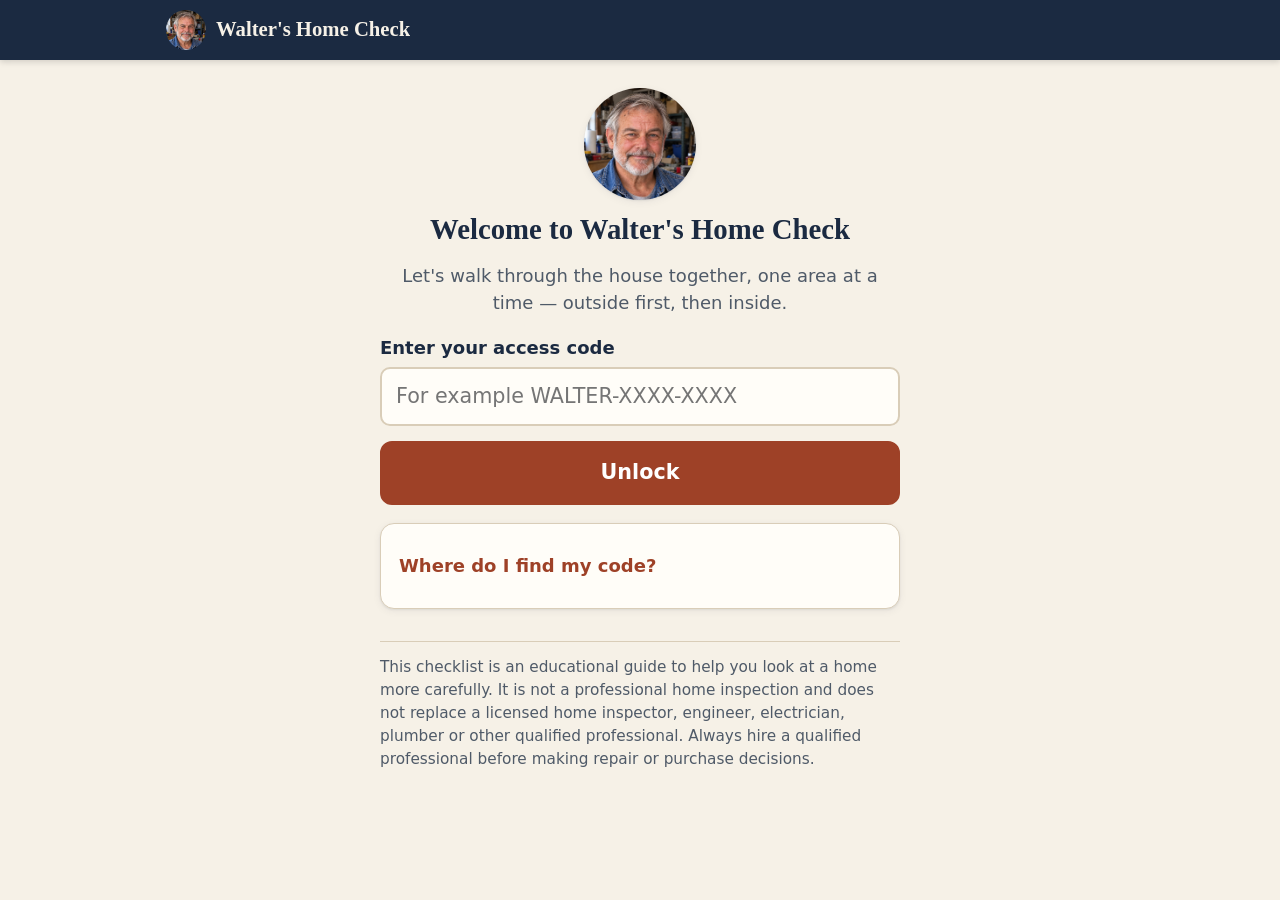
<file: index.html>
<!doctype html>
<html lang="en">
<head>
  <meta charset="utf-8">
  <meta name="viewport" content="width=device-width, initial-scale=1, viewport-fit=cover">
  <title>Walter's Home Check</title>
  <meta name="description" content="Walter's Home Check — a room-by-room home inspection checklist for home buyers and homeowners.">
  <meta name="theme-color" content="#1b2a41">
  <meta name="color-scheme" content="light dark">
  <meta name="robots" content="noindex">
  <link rel="manifest" href="manifest.webmanifest">
  <link rel="icon" type="image/png" sizes="32x32" href="assets/icons/favicon-32.png">
  <link rel="apple-touch-icon" href="assets/icons/apple-touch-icon.png">
  <meta name="apple-mobile-web-app-capable" content="yes">
  <meta name="mobile-web-app-capable" content="yes">
  <meta name="apple-mobile-web-app-title" content="Home Check">
  <meta name="apple-mobile-web-app-status-bar-style" content="black-translucent">
  <link rel="stylesheet" href="styles.css">
  <script>
    // Apply the chosen light/dark setting before the page draws (avoids a flash).
    try { var t = localStorage.getItem('whc-theme'); if (t === 'light' || t === 'dark') document.documentElement.setAttribute('data-theme', t); } catch (e) {}
  </script>
</head>
<body>
  <a class="skip-link" href="#app">Skip to main content</a>
  <header class="app-header">
    <div class="app-header__inner">
      <button type="button" class="header-btn" id="back-btn" hidden aria-label="Back">
        <svg class="icon" viewBox="0 0 24 24" width="24" height="24" fill="none" stroke="currentColor" stroke-width="2" stroke-linecap="round" stroke-linejoin="round" aria-hidden="true"><path d="M15 5l-7 7 7 7"/></svg>
      </button>
      <a class="brand" href="#/" id="brand">
        <img class="brand__avatar" src="assets/walter-avatar.png" alt="" width="40" height="40">
        <span class="brand__name">Walter's Home Check</span>
      </a>
    </div>
  </header>

  <main id="app" tabindex="-1">
    <p class="loading">Loading…</p>
  </main>

  <nav class="tabbar" id="tabbar" aria-label="Main" hidden></nav>

  <div class="toast" id="toast" role="status" aria-live="polite"></div>

  <noscript>
    <p class="noscript">This app needs JavaScript turned on in your browser.</p>
  </noscript>

  <script type="module" src="js/app.js"></script>
</body>
</html>
</file>
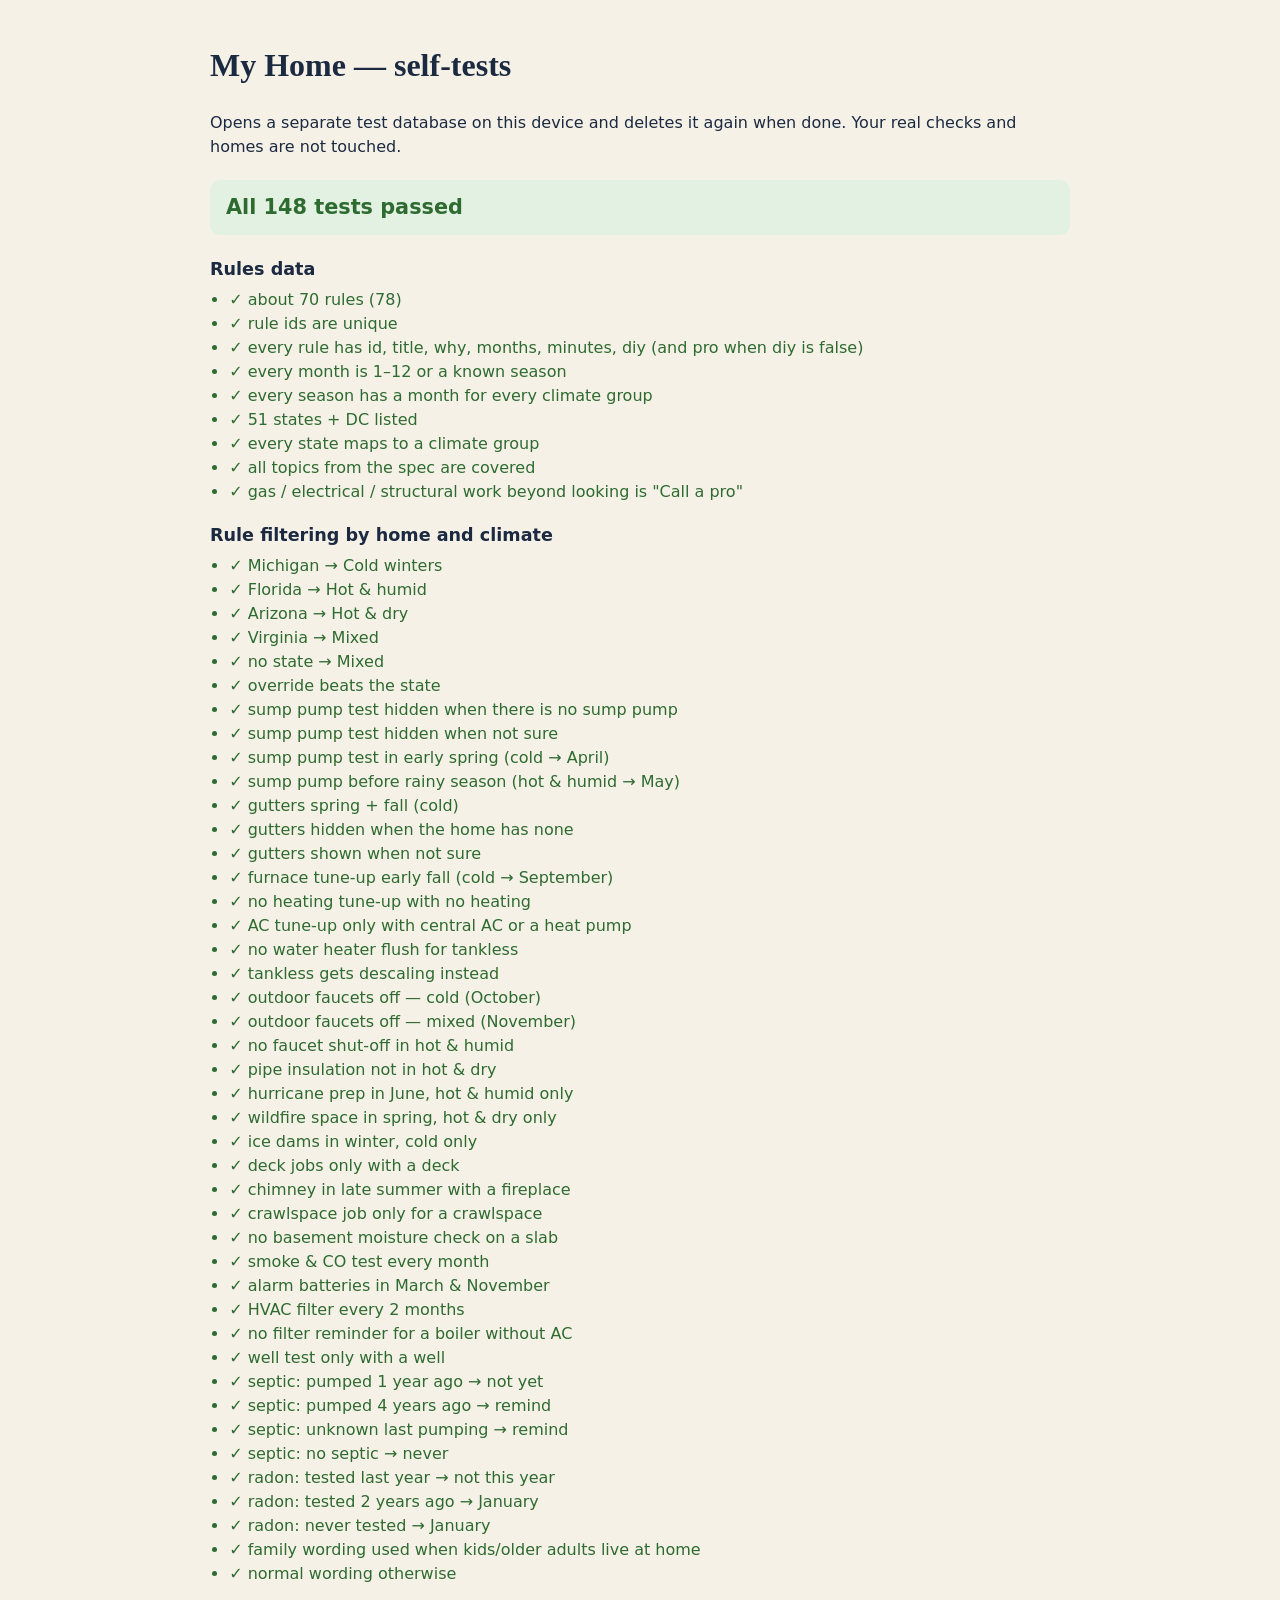
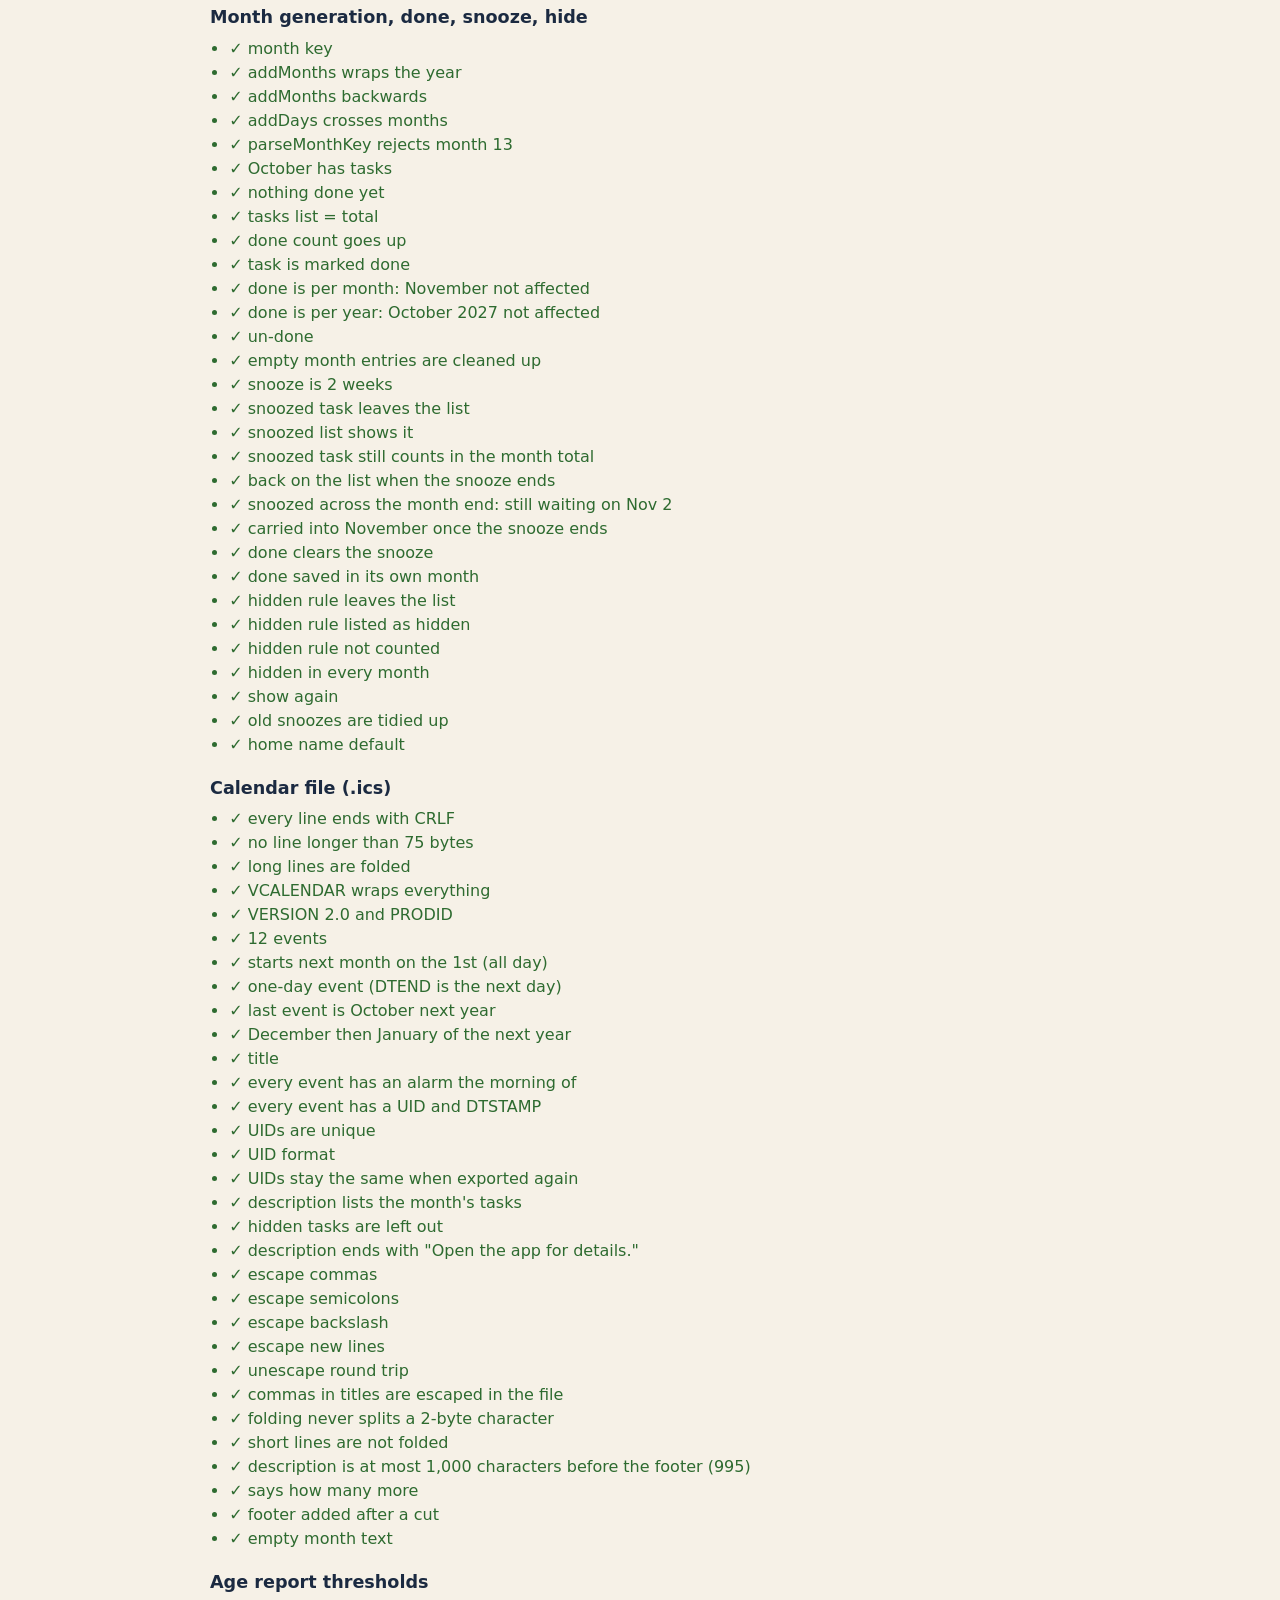
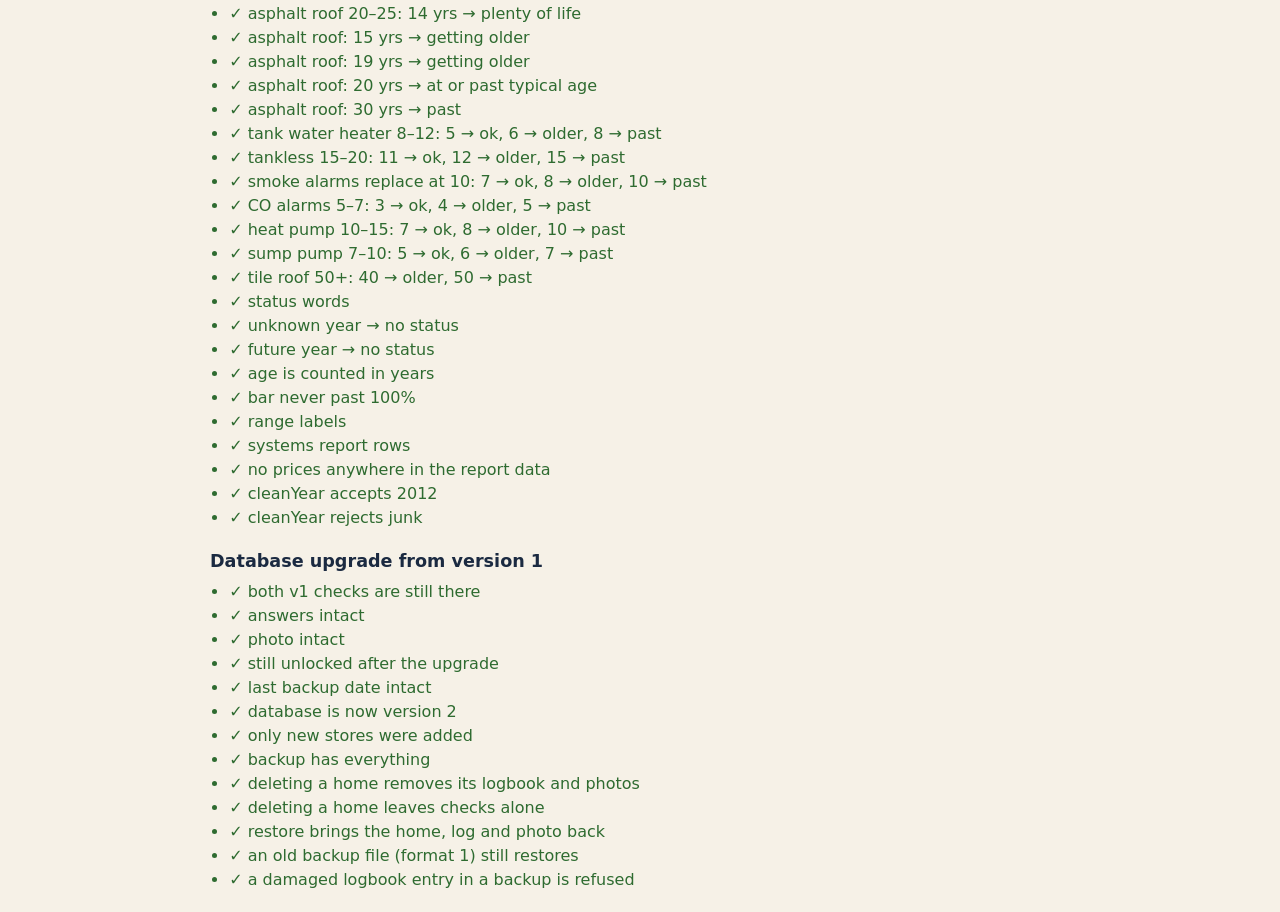
<file: tests/maintenance.html>
<!doctype html>
<html lang="en">
<head>
  <meta charset="utf-8">
  <meta name="viewport" content="width=device-width, initial-scale=1">
  <meta name="robots" content="noindex">
  <title>My Home self-tests — Walter's Home Check</title>
  <style>
    body { font: 16px/1.5 system-ui, sans-serif; max-width: 860px; margin: 0 auto; padding: 20px; background: #f6f1e7; color: #1b2a41; }
    h1 { font-family: Georgia, serif; }
    .summary { font-size: 1.3rem; font-weight: 700; padding: 12px 16px; border-radius: 10px; }
    .summary.ok { background: #e3f1e2; color: #2e6b30; }
    .summary.bad { background: #fbe3e0; color: #a12620; }
    section { margin-top: 18px; }
    h2 { font-size: 1.1rem; margin: 0 0 6px; }
    ul { margin: 0; padding-left: 1.2em; }
    .pass { color: #2e6b30; }
    .fail { color: #a12620; font-weight: 700; }
    code { background: #fff; padding: 0 4px; border-radius: 4px; }
  </style>
</head>
<body>
  <h1>My Home — self-tests</h1>
  <p>Opens a separate test database on this device and deletes it again when done. Your real checks and homes are not touched.</p>
  <p class="summary" id="summary">Running…</p>
  <div id="out"></div>

  <script type="module">
    import { RULES, SEASONS, CLIMATES, STATES, LIFESPANS } from '../data/maintenance.js';
    import * as H from '../js/homeplan.js';
    import * as ICS from '../js/ics.js';
    import * as db from '../js/db.js';

    const groups = [];
    let current = null;
    function group(name) { current = { name, results: [] }; groups.push(current); }
    function check(name, cond, detail = '') { current.results.push({ name, ok: !!cond, detail }); }
    function eq(name, actual, expected) {
      const a = JSON.stringify(actual), e = JSON.stringify(expected);
      check(name, a === e, a === e ? '' : `got ${a}, expected ${e}`);
    }

    const home = (extra = {}) => Object.assign(H.newHome('home-test'), extra);
    const ids = (rules) => rules.map((r) => r.id);
    const inYear = (h, id, year = 2026) => {
      const months = [];
      for (let m = 1; m <= 12; m++) if (ids(H.rulesForMonth(h, year, m)).includes(id)) months.push(m);
      return months;
    };

    // ------------------------------------------------------------------
    group('Rules data');
    {
      const idSet = new Set(RULES.map((r) => r.id));
      check(`about 70 rules (${RULES.length})`, RULES.length >= 60 && RULES.length <= 90);
      eq('rule ids are unique', idSet.size, RULES.length);
      const bad = RULES.filter((r) => !r.id || !r.title || !r.why || !Array.isArray(r.months) || !r.months.length ||
        typeof r.minutes !== 'number' || typeof r.diy !== 'boolean' || (r.diy === false && !r.pro) ||
        (r.condition && typeof r.condition !== 'function') || !r.system);
      eq('every rule has id, title, why, months, minutes, diy (and pro when diy is false)', ids(bad), []);
      const badMonths = RULES.filter((r) => r.months.some((m) => typeof m === 'number' ? !(m >= 1 && m <= 12) : !SEASONS[m]));
      eq('every month is 1–12 or a known season', ids(badMonths), []);
      const seasonsOk = Object.values(SEASONS).every((s) => Object.keys(CLIMATES).every((c) => s[c] >= 1 && s[c] <= 12));
      check('every season has a month for every climate group', seasonsOk);
      eq('51 states + DC listed', STATES.length, 51);
      check('every state maps to a climate group', STATES.every((s) => CLIMATES[s[2]]));
      const required = ['gutters-spring', 'gutters-fall', 'roof-look', 'attic-look', 'hvac-filter', 'heating-tuneup', 'ac-tuneup',
        'wh-flush', 'wh-relief-valve', 'sump-spring', 'sump-rainy', 'alarms-test', 'alarm-batteries', 'extinguisher', 'dryer-vent',
        'range-hood', 'fridge-coils', 'gfci-test', 'faucets-off', 'caulk-weatherstrip', 'grading', 'deck-inspect', 'deck-seal', 'chimney',
        'garage-door', 'locks-windows', 'foundation-walk', 'basement-moisture', 'radon', 'septic-pump', 'well-test', 'pipe-insulation',
        'hurricane-prep', 'wildfire-space', 'ice-dams', 'main-shutoff', 'leak-check', 'tub-caulk', 'trim-trees', 'pests-spring'];
      eq('all topics from the spec are covered', required.filter((id) => !idSet.has(id)), []);
      const proJobs = ['heating-tuneup', 'ac-tuneup', 'chimney', 'trim-trees', 'dryer-vent'];
      eq('gas / electrical / structural work beyond looking is "Call a pro"', proJobs.filter((id) => RULES.find((r) => r.id === id).diy), []);
    }

    // ------------------------------------------------------------------
    group('Rule filtering by home and climate');
    {
      eq('Michigan → Cold winters', H.climateFromState('MI'), 'cold');
      eq('Florida → Hot & humid', H.climateFromState('FL'), 'hothumid');
      eq('Arizona → Hot & dry', H.climateFromState('AZ'), 'hotdry');
      eq('Virginia → Mixed', H.climateFromState('VA'), 'mixed');
      eq('no state → Mixed', H.climateFor(home()), 'mixed');
      eq('override beats the state', H.climateFor(home({ state: 'MI', climate: 'hotdry' })), 'hotdry');

      eq('sump pump test hidden when there is no sump pump', inYear(home({ sumpPump: false }), 'sump-spring'), []);
      eq('sump pump test hidden when not sure', inYear(home({ sumpPump: null }), 'sump-spring'), []);
      eq('sump pump test in early spring (cold → April)', inYear(home({ sumpPump: true, state: 'MI' }), 'sump-spring'), [4]);
      eq('sump pump before rainy season (hot & humid → May)', inYear(home({ sumpPump: true, state: 'FL' }), 'sump-rainy'), [5]);
      eq('gutters spring + fall (cold)', [...inYear(home({ state: 'MI' }), 'gutters-spring'), ...inYear(home({ state: 'MI' }), 'gutters-fall')], [5, 11]);
      eq('gutters hidden when the home has none', inYear(home({ gutters: false }), 'gutters-spring'), []);
      eq('gutters shown when not sure', inYear(home({ gutters: null, state: 'VA' }), 'gutters-spring'), [4]);
      eq('furnace tune-up early fall (cold → September)', inYear(home({ state: 'MI', heatingType: 'gas-furnace' }), 'heating-tuneup'), [9]);
      eq('no heating tune-up with no heating', inYear(home({ heatingType: 'none' }), 'heating-tuneup'), []);
      eq('AC tune-up only with central AC or a heat pump', [inYear(home({ centralAC: false }), 'ac-tuneup').length, inYear(home({ heatingType: 'heat-pump' }), 'ac-tuneup').length], [0, 1]);
      eq('no water heater flush for tankless', inYear(home({ waterHeaterType: 'tankless' }), 'wh-flush'), []);
      eq('tankless gets descaling instead', inYear(home({ waterHeaterType: 'tankless', state: 'VA' }), 'tankless-descale'), [4]);
      eq('outdoor faucets off — cold (October)', inYear(home({ state: 'MN' }), 'faucets-off'), [10]);
      eq('outdoor faucets off — mixed (November)', inYear(home({ state: 'VA' }), 'faucets-off'), [11]);
      eq('no faucet shut-off in hot & humid', inYear(home({ state: 'FL' }), 'faucets-off'), []);
      eq('pipe insulation not in hot & dry', inYear(home({ state: 'AZ' }), 'pipe-insulation'), []);
      eq('hurricane prep in June, hot & humid only', [inYear(home({ state: 'LA' }), 'hurricane-prep'), inYear(home({ state: 'MI' }), 'hurricane-prep')], [[6], []]);
      eq('wildfire space in spring, hot & dry only', [inYear(home({ state: 'CA' }), 'wildfire-space'), inYear(home({ state: 'FL' }), 'wildfire-space')], [[3], []]);
      eq('ice dams in winter, cold only', [inYear(home({ state: 'ME' }), 'ice-dams'), inYear(home({ state: 'TX' }), 'ice-dams')], [[1, 2, 12], []]);
      eq('deck jobs only with a deck', [inYear(home({ deck: false }), 'deck-inspect').length, inYear(home({ deck: true }), 'deck-inspect').length], [0, 1]);
      eq('chimney in late summer with a fireplace', inYear(home({ fireplace: true }), 'chimney'), [8]);
      eq('crawlspace job only for a crawlspace', [inYear(home({ foundation: 'slab' }), 'crawlspace-look').length, inYear(home({ foundation: 'crawlspace' }), 'crawlspace-look').length], [0, 1]);
      eq('no basement moisture check on a slab', inYear(home({ foundation: 'slab' }), 'basement-moisture'), []);
      eq('smoke & CO test every month', inYear(home(), 'alarms-test'), [1, 2, 3, 4, 5, 6, 7, 8, 9, 10, 11, 12]);
      eq('alarm batteries in March & November', inYear(home(), 'alarm-batteries'), [3, 11]);
      eq('HVAC filter every 2 months', inYear(home({ heatingType: 'gas-furnace' }), 'hvac-filter'), [1, 3, 5, 7, 9, 11]);
      eq('no filter reminder for a boiler without AC', inYear(home({ heatingType: 'gas-boiler', centralAC: false }), 'hvac-filter'), []);
      eq('well test only with a well', [inYear(home({ well: true }), 'well-test'), inYear(home({ well: false }), 'well-test')], [[5], []]);
      eq('septic: pumped 1 year ago → not yet', inYear(home({ septic: true, septicPumpedYear: 2025 }), 'septic-pump'), []);
      eq('septic: pumped 4 years ago → remind', inYear(home({ septic: true, septicPumpedYear: 2022, state: 'MI' }), 'septic-pump'), [5]);
      eq('septic: unknown last pumping → remind', inYear(home({ septic: true, state: 'MI' }), 'septic-pump'), [5]);
      eq('septic: no septic → never', inYear(home({ septic: false }), 'septic-pump'), []);
      eq('radon: tested last year → not this year', inYear(home({ radonTestYear: 2025 }), 'radon'), []);
      eq('radon: tested 2 years ago → January', inYear(home({ radonTestYear: 2024 }), 'radon'), [1]);
      eq('radon: never tested → January', inYear(home(), 'radon'), [1]);
      const rule = RULES.find((r) => r.id === 'alarms-test');
      check('family wording used when kids/older adults live at home', H.whyFor(rule, home({ household: true })) === rule.whyFamily);
      check('normal wording otherwise', H.whyFor(rule, home({ household: false })) === rule.why);
    }

    // ------------------------------------------------------------------
    group('Month generation, done, snooze, hide');
    {
      eq('month key', H.monthKey(2026, 3), '2026-03');
      eq('addMonths wraps the year', H.addMonths(2026, 11, 3), { year: 2027, month: 2 });
      eq('addMonths backwards', H.addMonths(2026, 1, -1), { year: 2025, month: 12 });
      eq('addDays crosses months', H.addDays('2026-10-25', 14), '2026-11-08');
      eq('parseMonthKey rejects month 13', H.parseMonthKey('2026-13'), null);

      const h = home({ state: 'MI' });
      const p0 = H.monthPlan(h, 2026, 10, '2026-10-07');
      check('October has tasks', p0.total > 0);
      eq('nothing done yet', p0.doneCount, 0);
      eq('tasks list = total', p0.tasks.length, p0.total);

      H.setDone(h, '2026-10', 'alarms-test', true);
      const p1 = H.monthPlan(h, 2026, 10, '2026-10-07');
      eq('done count goes up', p1.doneCount, 1);
      check('task is marked done', p1.tasks.find((t) => t.rule.id === 'alarms-test').done);
      eq('done is per month: November not affected', H.monthPlan(h, 2026, 11, '2026-11-02').doneCount, 0);
      eq('done is per year: October 2027 not affected', H.monthPlan(h, 2027, 10, '2027-10-02').doneCount, 0);
      H.setDone(h, '2026-10', 'alarms-test', false);
      eq('un-done', H.monthPlan(h, 2026, 10, '2026-10-07').doneCount, 0);
      eq('empty month entries are cleaned up', h.done, {});

      const until = H.snooze(h, '2026-10', 'gfci-test', '2026-10-07');
      eq('snooze is 2 weeks', until, '2026-10-21');
      const p2 = H.monthPlan(h, 2026, 10, '2026-10-10');
      check('snoozed task leaves the list', !p2.tasks.some((t) => t.rule.id === 'gfci-test'));
      eq('snoozed list shows it', p2.snoozed.map((s) => [s.rule.id, s.until]), [['gfci-test', '2026-10-21']]);
      eq('snoozed task still counts in the month total', p2.total, p0.total);
      const p3 = H.monthPlan(h, 2026, 10, '2026-10-21');
      check('back on the list when the snooze ends', p3.tasks.some((t) => t.rule.id === 'gfci-test') && !p3.snoozed.length);

      H.snooze(h, '2026-10', 'roof-look', '2026-10-25'); // until Nov 8
      const n1 = H.monthPlan(h, 2026, 11, '2026-11-02');
      eq('snoozed across the month end: still waiting on Nov 2', n1.snoozed.map((s) => s.rule.id), ['roof-look']);
      const n2 = H.monthPlan(h, 2026, 11, '2026-11-08');
      eq('carried into November once the snooze ends', n2.carried.map((c) => [c.rule.id, c.key]), [['roof-look', '2026-10']]);
      H.setDone(h, '2026-10', 'roof-look', true);
      eq('done clears the snooze', H.monthPlan(h, 2026, 11, '2026-11-08').carried, []);
      check('done saved in its own month', H.isDone(h, '2026-10', 'roof-look'));

      H.hideRule(h, 'leak-check');
      const p4 = H.monthPlan(h, 2026, 10, '2026-10-07');
      check('hidden rule leaves the list', !p4.tasks.some((t) => t.rule.id === 'leak-check'));
      eq('hidden rule listed as hidden', ids(p4.hidden), ['leak-check']);
      eq('hidden rule not counted', p4.total, p0.total - 1);
      check('hidden in every month', ![1, 4, 7].some((m) => H.monthPlan(h, 2026, m, '2026-10-07').tasks.some((t) => t.rule.id === 'leak-check')));
      H.unhideRule(h, 'leak-check');
      eq('show again', H.monthPlan(h, 2026, 10, '2026-10-07').total, p0.total);

      const old = home({ snoozed: { '2024-01:gfci-test': '2024-01-15', '2026-10:roof-look': '2026-10-21' } });
      H.pruneSnoozes(old, '2026-10-07');
      eq('old snoozes are tidied up', Object.keys(old.snoozed), ['2026-10:roof-look']);
      eq('home name default', H.homeName(home()), 'My home');
    }

    // ------------------------------------------------------------------
    group('Calendar file (.ics)');
    {
      const h = home({ id: 'home-abc', state: 'MI', nickname: 'Our house' });
      h.id = 'home-abc';
      H.hideRule(h, 'gutters-fall');
      const text = ICS.buildICS(h, { from: new Date(2026, 9, 7), now: new Date(Date.UTC(2026, 9, 7, 12, 0, 0)) });
      check('every line ends with CRLF', text.endsWith('\r\n') && !/[^\r]\n/.test(text) && !/\r(?!\n)/.test(text));
      const rawLines = text.split('\r\n').slice(0, -1);
      const enc = new TextEncoder();
      eq('no line longer than 75 bytes', rawLines.filter((l) => enc.encode(l).length > 75).length, 0);
      check('long lines are folded', rawLines.some((l) => l.startsWith(' ')));
      const { events, lines } = ICS.parseICS(text);
      eq('VCALENDAR wraps everything', [lines[0], lines[lines.length - 1]], ['BEGIN:VCALENDAR', 'END:VCALENDAR']);
      check('VERSION 2.0 and PRODID', lines.includes('VERSION:2.0') && lines.some((l) => l.startsWith('PRODID:')));
      eq('12 events', events.length, 12);
      eq('starts next month on the 1st (all day)', [events[0].DTSTART.value, events[0].DTSTART.params], ['20261101', ['VALUE=DATE']]);
      eq('one-day event (DTEND is the next day)', events[0].DTEND.value, '20261102');
      eq('last event is October next year', events[11].DTSTART.value, '20271001');
      eq('December then January of the next year', [events[1].DTSTART.value, events[2].DTSTART.value], ['20261201', '20270101']);
      eq('title', ICS.unescapeText(events[0].SUMMARY), "Walter's Home Check: November house tasks");
      check('every event has an alarm the morning of', events.every((e) => e.alarms === 1) && text.includes('TRIGGER;RELATED=START:PT9H'));
      check('every event has a UID and DTSTAMP', events.every((e) => e.UID && /^\d{8}T\d{6}Z$/.test(e.DTSTAMP)));
      eq('UIDs are unique', new Set(events.map((e) => e.UID)).size, 12);
      eq('UID format', events[0].UID, 'whc-home-abc-2026-11@walters-home-check');
      const again = ICS.parseICS(ICS.buildICS(h, { from: new Date(2026, 9, 20), now: new Date() })).events;
      eq('UIDs stay the same when exported again', again.map((e) => e.UID), events.map((e) => e.UID));
      const desc = ICS.unescapeText(events[0].DESCRIPTION);
      check('description lists the month\'s tasks', desc.includes('- Test every smoke and CO alarm'));
      check('hidden tasks are left out', !desc.includes('Clean the gutters after the leaves come down'));
      check('description ends with "Open the app for details."', desc.endsWith('Open the app for details.'));

      eq('escape commas', ICS.escapeText('a,b'), 'a\\,b');
      eq('escape semicolons', ICS.escapeText('a;b'), 'a\\;b');
      eq('escape backslash', ICS.escapeText('a\\b'), 'a\\\\b');
      eq('escape new lines', ICS.escapeText('a\nb\r\nc'), 'a\\nb\\nc');
      eq('unescape round trip', ICS.unescapeText(ICS.escapeText('Roof, gutters; and \\ more\nNext')), 'Roof, gutters; and \\ more\nNext');
      check('commas in titles are escaped in the file', /SUMMARY:.*\\,|DESCRIPTION:.*\\,/.test(text.replace(/\r\n /g, '')) || !RULES.some((r) => r.title.includes(',')));

      const folded = ICS.foldLine('DESCRIPTION:' + 'é'.repeat(80));
      check('folding never splits a 2-byte character', folded.split('\r\n').every((l) => enc.encode(l).length <= 75) && folded.replace(/\r\n /g, '') === 'DESCRIPTION:' + 'é'.repeat(80));
      eq('short lines are not folded', ICS.foldLine('SUMMARY:short'), 'SUMMARY:short');

      const many = Array.from({ length: 200 }, (_, i) => `Task number ${i + 1} with some words`);
      const d = ICS.monthDescription(many);
      const body = d.replace(/\n\nOpen the app for details\.$/, '');
      check(`description is at most 1,000 characters before the footer (${body.length})`, body.length <= 1000);
      check('says how many more', /…and \d+ more\.$/.test(body));
      check('footer added after a cut', d.endsWith('\n\nOpen the app for details.'));
      eq('empty month text', ICS.monthDescription([]), 'Nothing scheduled this month.\n\nOpen the app for details.');
    }

    // ------------------------------------------------------------------
    group('Age report thresholds');
    {
      const asphalt = LIFESPANS.roof.asphalt;
      eq('asphalt roof 20–25: 14 yrs → plenty of life', H.ageStatus(2012, asphalt, 2026).status, 'ok');
      eq('asphalt roof: 15 yrs → getting older', H.ageStatus(2011, asphalt, 2026).status, 'older');
      eq('asphalt roof: 19 yrs → getting older', H.ageStatus(2007, asphalt, 2026).status, 'older');
      eq('asphalt roof: 20 yrs → at or past typical age', H.ageStatus(2006, asphalt, 2026).status, 'past');
      eq('asphalt roof: 30 yrs → past', H.ageStatus(1996, asphalt, 2026).status, 'past');
      const tank = LIFESPANS.waterHeater['tank-gas'];
      eq('tank water heater 8–12: 5 → ok, 6 → older, 8 → past', [5, 6, 8].map((a) => H.ageStatus(2026 - a, tank, 2026).status), ['ok', 'older', 'past']);
      eq('tankless 15–20: 11 → ok, 12 → older, 15 → past', [11, 12, 15].map((a) => H.ageStatus(2026 - a, LIFESPANS.waterHeater.tankless, 2026).status), ['ok', 'older', 'past']);
      eq('smoke alarms replace at 10: 7 → ok, 8 → older, 10 → past', [7, 8, 10].map((a) => H.ageStatus(2026 - a, LIFESPANS.smokeAlarm, 2026).status), ['ok', 'older', 'past']);
      eq('CO alarms 5–7: 3 → ok, 4 → older, 5 → past', [3, 4, 5].map((a) => H.ageStatus(2026 - a, LIFESPANS.coAlarm, 2026).status), ['ok', 'older', 'past']);
      eq('heat pump 10–15: 7 → ok, 8 → older, 10 → past', [7, 8, 10].map((a) => H.ageStatus(2026 - a, LIFESPANS.heating['heat-pump'], 2026).status), ['ok', 'older', 'past']);
      eq('sump pump 7–10: 5 → ok, 6 → older, 7 → past', [5, 6, 7].map((a) => H.ageStatus(2026 - a, LIFESPANS.sumpPump, 2026).status), ['ok', 'older', 'past']);
      eq('tile roof 50+: 40 → older, 50 → past', [40, 50].map((a) => H.ageStatus(2026 - a, LIFESPANS.roof.tile, 2026).status), ['older', 'past']);
      eq('status words', [H.AGE_STATUS.ok, H.AGE_STATUS.older, H.AGE_STATUS.past],
        ['Plenty of life left', 'Getting older — keep an eye on it', 'At or past typical age — start planning']);
      eq('unknown year → no status', H.ageStatus(null, asphalt, 2026), null);
      eq('future year → no status', H.ageStatus(2030, asphalt, 2026), null);
      eq('age is counted in years', H.ageStatus(2006, asphalt, 2026).age, 20);
      check('bar never past 100%', H.ageStatus(1950, asphalt, 2026).pct === 100);
      eq('range labels', [H.rangeLabel([20, 25]), H.rangeLabel([50, null]), H.rangeLabel([10, 10])], ['20–25 years', '50+ years', 'replace at 10 years']);
      const rows = H.systemsReport(home({ roofType: 'metal', roofYear: 2000, heatingType: 'gas-boiler', heatingYear: 2014, centralAC: true, acYear: 2020, sumpPump: false }), 2026);
      eq('systems report rows', rows.map((r) => [r.key, r.result && r.result.status]), [['roof', 'ok'], ['heating', 'older'], ['ac', 'ok'], ['smoke', null], ['co', null]]);
      check('no prices anywhere in the report data', !JSON.stringify(rows).includes('$'));
      eq('cleanYear accepts 2012', H.cleanYear('2012', 2026), 2012);
      eq('cleanYear rejects junk', [H.cleanYear('abc', 2026), H.cleanYear('12', 2026), H.cleanYear('2099', 2026), H.cleanYear('', 2026)], [null, null, null, null]);
    }

    // ------------------------------------------------------------------
    group('Database upgrade from version 1');
    const TEST_DB = 'whc-selftest-' + Date.now();
    try {
      // 1. Make a version-1 database exactly like the first release did.
      await new Promise((resolve, reject) => {
        const req = indexedDB.open(TEST_DB, 1);
        req.onupgradeneeded = () => {
          const d = req.result;
          d.createObjectStore('meta');
          d.createObjectStore('inspections', { keyPath: 'id' });
          const photos = d.createObjectStore('photos', { keyPath: 'id' });
          photos.createIndex('inspectionId', 'inspectionId');
        };
        req.onsuccess = () => {
          const d = req.result;
          const t = d.transaction(['meta', 'inspections', 'photos'], 'readwrite');
          t.objectStore('meta').put({ at: '2026-01-01T00:00:00.000Z' }, 'unlocked');
          t.objectStore('meta').put('2026-02-01T00:00:00.000Z', 'lastBackup');
          t.objectStore('inspections').put({ id: 'check-1', name: '12 Oak Street', mode: 'B', createdAt: '2026-01-02T00:00:00.000Z', updatedAt: '2026-01-02T00:00:00.000Z', answers: { 'a1-01': { status: 'problem', note: 'Slopes toward house', photoIds: ['photo-1'] } } });
          t.objectStore('inspections').put({ id: 'check-2', name: '', mode: 'W', createdAt: '2026-01-03T00:00:00.000Z', updatedAt: '2026-01-03T00:00:00.000Z', answers: {} });
          t.objectStore('photos').put({ id: 'photo-1', inspectionId: 'check-1', itemId: 'a1-01', dataUrl: '[data-uri]', width: 1, height: 1 });
          t.oncomplete = () => { d.close(); resolve(); };
          t.onerror = () => reject(t.error);
        };
        req.onerror = () => reject(req.error);
      });

      // 2. Open it with the app's own code (this runs the upgrade).
      db._useDatabase(TEST_DB);
      const inspections = await db.listInspections();
      eq('both v1 checks are still there', inspections.map((i) => i.id).sort(), ['check-1', 'check-2']);
      const c1 = await db.getInspection('check-1');
      eq('answers intact', c1.answers['a1-01'], { status: 'problem', note: 'Slopes toward house', photoIds: ['photo-1'] });
      eq('photo intact', (await db.getPhotosForInspection('check-1')).map((p) => p.id), ['photo-1']);
      check('still unlocked after the upgrade', !!(await db.getMeta('unlocked')));
      eq('last backup date intact', await db.getMeta('lastBackup'), '2026-02-01T00:00:00.000Z');

      const ver = await new Promise((resolve) => {
        const r = indexedDB.open(TEST_DB);
        r.onsuccess = () => { const v = { version: r.result.version, stores: [...r.result.objectStoreNames].sort() }; r.result.close(); resolve(v); };
      });
      eq('database is now version 2', ver.version, db.DB_VERSION);
      eq('only new stores were added', ver.stores, ['homes', 'inspections', 'logPhotos', 'logs', 'meta', 'photos']);

      // 3. New stores work, and backups include everything.
      const h = Object.assign(H.newHome('home-1'), { nickname: 'Our house', state: 'OH' });
      await db.putHome(h);
      await db.saveLog({ id: 'log-1', homeId: 'home-1', date: '2026-09-01', what: 'New water heater', system: 'water-heater', who: 'company', company: 'Ace Plumbing', cost: 1450, notes: '', photoIds: ['lp-1'] },
        [{ id: 'lp-1', homeId: 'home-1', logId: 'log-1', dataUrl: '[data-uri]', width: 1, height: 1 }]);
      const backup = await db.exportAll();
      eq('backup has everything', [backup.format, backup.inspections.length, backup.photos.length, backup.homes.length, backup.logs.length, backup.logPhotos.length], [2, 2, 1, 1, 1, 1]);

      await db.deleteHome('home-1');
      eq('deleting a home removes its logbook and photos', [(await db.listHomes()).length, (await db.getLogsForHome('home-1')).length, await db.getLogPhoto('lp-1')], [0, 0, undefined]);
      eq('deleting a home leaves checks alone', (await db.listInspections()).length, 2);

      await db.importAll(JSON.parse(JSON.stringify(backup)));
      eq('restore brings the home, log and photo back', [(await db.listHomes()).length, (await db.getLogsForHome('home-1')).length, !!(await db.getLogPhoto('lp-1'))], [1, 1, true]);

      // An old (format 1) backup file still restores.
      const v1Backup = { app: 'walters-home-check', format: 1, exportedAt: '2026-01-01T00:00:00.000Z', inspections: [{ id: 'check-9', name: 'Old', mode: 'A', answers: {} }], photos: [] };
      await db.importAll(v1Backup);
      check('an old backup file (format 1) still restores', !!(await db.getInspection('check-9')));
      let threw = false;
      try { db.validateBackup({ app: 'walters-home-check', inspections: [], photos: [], logs: [{ id: 'x' }] }); } catch (e) { threw = true; }
      check('a damaged logbook entry in a backup is refused', threw);
    } catch (e) {
      check('database test ran without errors', false, String(e && e.message || e));
    } finally {
      db._useDatabase('walters-home-check');
      await new Promise((resolve) => {
        const r = indexedDB.deleteDatabase(TEST_DB);
        r.onsuccess = r.onerror = r.onblocked = () => resolve();
      });
    }

    // ------------------------------------------------------------------
    let passed = 0, failed = 0;
    const failures = [];
    const out = document.getElementById('out');
    for (const g of groups) {
      const sec = document.createElement('section');
      const h2 = document.createElement('h2');
      h2.textContent = g.name;
      const ul = document.createElement('ul');
      for (const r of g.results) {
        const li = document.createElement('li');
        li.className = r.ok ? 'pass' : 'fail';
        li.textContent = `${r.ok ? '✓' : '✗'} ${r.name}${r.detail ? ' — ' + r.detail : ''}`;
        ul.appendChild(li);
        if (r.ok) passed++; else { failed++; failures.push(`${g.name}: ${r.name} ${r.detail}`); }
      }
      sec.append(h2, ul);
      out.appendChild(sec);
    }
    const sum = document.getElementById('summary');
    sum.textContent = failed ? `${failed} of ${passed + failed} tests failed` : `All ${passed} tests passed`;
    sum.className = 'summary ' + (failed ? 'bad' : 'ok');
    window.__testResults = { passed, failed, failures };
  </script>
</body>
</html>
</file>
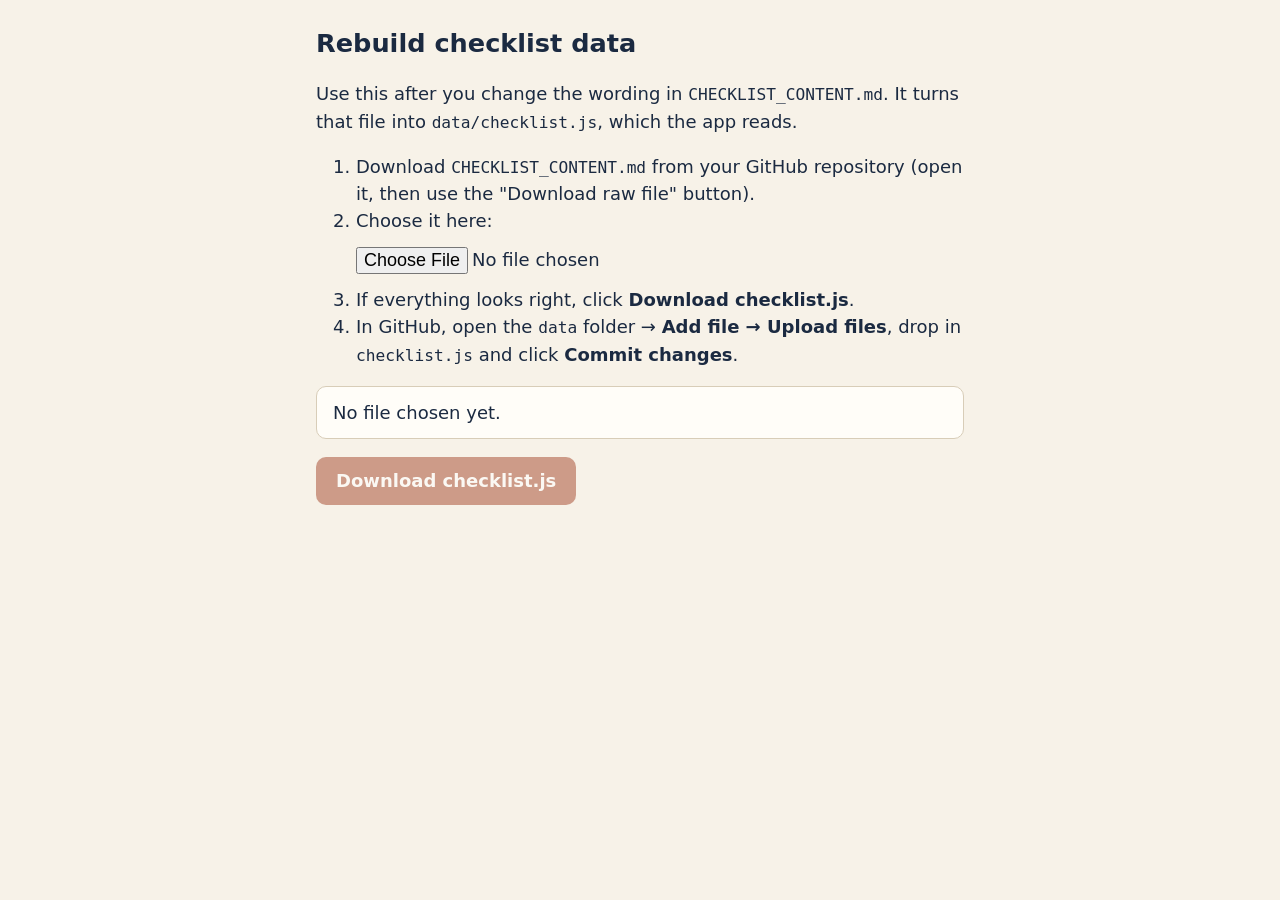
<file: tools/build-checklist.html>
<!doctype html>
<html lang="en">
<head>
<meta charset="utf-8">
<meta name="viewport" content="width=device-width, initial-scale=1">
<meta name="robots" content="noindex">
<title>Rebuild checklist data</title>
<style>
  :root { color-scheme: light dark; --bg: #f7f2e8; --ink: #1b2a41; --card: #fffdf8; --line: #d8cdb8; --accent: #a4472b; --bad: #b3261e; --good: #2e7d32; }
  @media (prefers-color-scheme: dark) { :root { --bg: #14181f; --ink: #ece6da; --card: #1e242d; --line: #3a4350; --accent: #e08a6a; --bad: #ff8a80; --good: #81c784; } }
  * { box-sizing: border-box; }
  body { margin: 0; background: var(--bg); color: var(--ink); font: 18px/1.5 system-ui, -apple-system, "Segoe UI", sans-serif; }
  main { max-width: 680px; margin: 0 auto; padding: 24px 16px 48px; }
  h1 { font-size: 1.6rem; margin: 0 0 8px; }
  input[type=file] { font: inherit; margin: 12px 0; }
  button { min-height: 48px; padding: 0 20px; font: inherit; font-weight: 700; border: 0; border-radius: 10px; background: var(--accent); color: #fff; cursor: pointer; }
  button:disabled { opacity: .5; }
  #result { background: var(--card); border: 1px solid var(--line); border-radius: 10px; padding: 12px 16px; white-space: pre-wrap; }
  .bad { color: var(--bad); } .good { color: var(--good); }
  code { font-family: ui-monospace, Menlo, Consolas, monospace; font-size: 0.9em; }
</style>
</head>
<body>
<main>
  <h1>Rebuild checklist data</h1>
  <p>Use this after you change the wording in <code>CHECKLIST_CONTENT.md</code>. It turns that file into <code>data/checklist.js</code>, which the app reads.</p>
  <ol>
    <li>Download <code>CHECKLIST_CONTENT.md</code> from your GitHub repository (open it, then use the "Download raw file" button).</li>
    <li>Choose it here:<br><input type="file" id="file" accept=".md,text/markdown,text/plain"></li>
    <li>If everything looks right, click <strong>Download checklist.js</strong>.</li>
    <li>In GitHub, open the <code>data</code> folder → <strong>Add file → Upload files</strong>, drop in <code>checklist.js</code> and click <strong>Commit changes</strong>.</li>
  </ol>
  <div id="result" role="status">No file chosen yet.</div>
  <p><button id="dl" type="button" disabled>Download checklist.js</button></p>
</main>
<script src="checklist-parser.js"></script>
<script>
  let source = '';
  const result = document.getElementById('result');
  const dl = document.getElementById('dl');
  document.getElementById('file').addEventListener('change', async (e) => {
    const f = e.target.files[0];
    if (!f) return;
    const data = ChecklistParser.parseChecklist(await f.text());
    const count = data.areas.reduce((n, a) => n + a.items.length, 0);
    if (data.errors.length) {
      result.innerHTML = '';
      const p = document.createElement('p');
      p.className = 'bad';
      p.textContent = 'Please fix these lines in CHECKLIST_CONTENT.md first:\n\n' + data.errors.join('\n');
      result.appendChild(p);
      dl.disabled = true;
      return;
    }
    if (!data.areas.length) {
      result.innerHTML = '<p class="bad">No areas found. Is this the right file?</p>';
      dl.disabled = true;
      return;
    }
    source = ChecklistParser.toModuleSource(data);
    result.innerHTML = '';
    const p = document.createElement('p');
    p.className = 'good';
    p.textContent = 'Looks good: ' + data.areas.length + ' areas, ' + count + ' items, ' + data.sellerQuestions.length + ' questions for the seller.';
    result.appendChild(p);
    dl.disabled = false;
  });
  dl.addEventListener('click', () => {
    const url = URL.createObjectURL(new Blob([source], { type: 'text/javascript' }));
    const a = document.createElement('a');
    a.href = url; a.download = 'checklist.js';
    document.body.appendChild(a); a.click(); a.remove();
    setTimeout(() => URL.revokeObjectURL(url), 5000);
  });
</script>
</body>
</html>
</file>
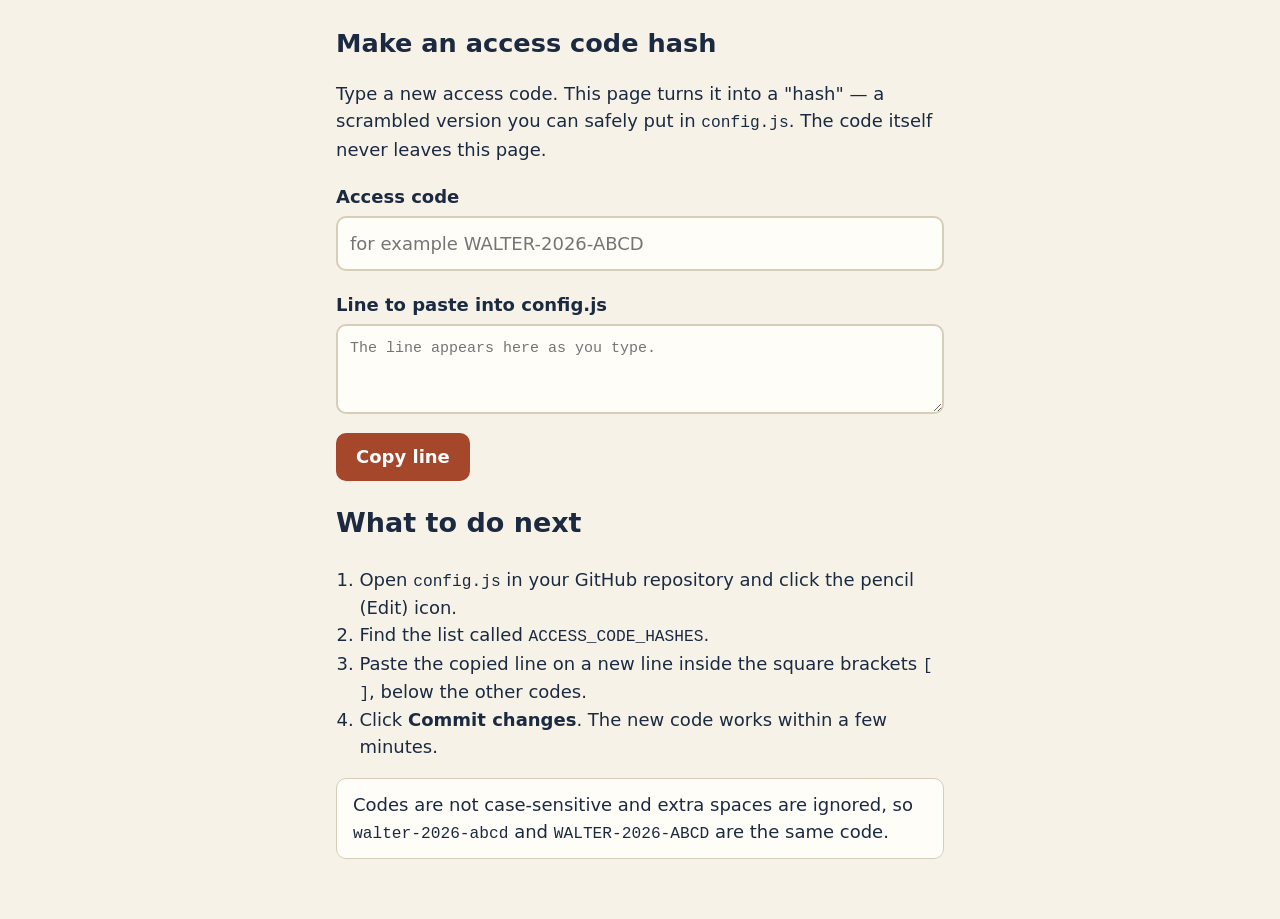
<file: tools/make-code-hash.html>
<!doctype html>
<html lang="en">
<head>
<meta charset="utf-8">
<meta name="viewport" content="width=device-width, initial-scale=1">
<meta name="robots" content="noindex">
<title>Make an access code hash</title>
<style>
  :root { color-scheme: light dark; --bg: #f7f2e8; --ink: #1b2a41; --card: #fffdf8; --line: #d8cdb8; --accent: #a4472b; }
  @media (prefers-color-scheme: dark) { :root { --bg: #14181f; --ink: #ece6da; --card: #1e242d; --line: #3a4350; --accent: #e08a6a; } }
  * { box-sizing: border-box; }
  body { margin: 0; background: var(--bg); color: var(--ink); font: 18px/1.5 system-ui, -apple-system, "Segoe UI", sans-serif; }
  main { max-width: 640px; margin: 0 auto; padding: 24px 16px 48px; }
  h1 { font-size: 1.6rem; margin: 0 0 8px; }
  label { display: block; font-weight: 700; margin: 20px 0 6px; }
  input, textarea { width: 100%; font: inherit; padding: 12px; border: 2px solid var(--line); border-radius: 10px; background: var(--card); color: inherit; }
  textarea { font-family: ui-monospace, Menlo, Consolas, monospace; font-size: 15px; min-height: 90px; }
  button { min-height: 48px; padding: 0 20px; font: inherit; font-weight: 700; border: 0; border-radius: 10px; background: var(--accent); color: #fff; margin-top: 12px; cursor: pointer; }
  ol { padding-left: 1.3em; }
  .note { background: var(--card); border: 1px solid var(--line); border-radius: 10px; padding: 12px 16px; }
  code { font-family: ui-monospace, Menlo, Consolas, monospace; font-size: 0.9em; }
</style>
</head>
<body>
<main>
  <h1>Make an access code hash</h1>
  <p>Type a new access code. This page turns it into a "hash" — a scrambled version you can safely put in <code>config.js</code>. The code itself never leaves this page.</p>

  <label for="code">Access code</label>
  <input id="code" autocomplete="off" autocapitalize="characters" spellcheck="false" placeholder="for example WALTER-2026-ABCD">

  <label for="out">Line to paste into config.js</label>
  <textarea id="out" readonly placeholder="The line appears here as you type."></textarea>
  <button id="copy" type="button">Copy line</button>
  <span id="copied" role="status"></span>

  <h2>What to do next</h2>
  <ol>
    <li>Open <code>config.js</code> in your GitHub repository and click the pencil (Edit) icon.</li>
    <li>Find the list called <code>ACCESS_CODE_HASHES</code>.</li>
    <li>Paste the copied line on a new line inside the square brackets <code>[ ]</code>, below the other codes.</li>
    <li>Click <strong>Commit changes</strong>. The new code works within a few minutes.</li>
  </ol>
  <p class="note">Codes are not case-sensitive and extra spaces are ignored, so <code>walter-2026-abcd</code> and <code>WALTER-2026-ABCD</code> are the same code.</p>
</main>
<script src="../js/sha256.js"></script>
<script>
  const input = document.getElementById('code');
  const out = document.getElementById('out');
  const status = document.getElementById('copied');
  let latest = 0;
  input.addEventListener('input', async () => {
    const job = ++latest;
    const code = WalterHash.normalizeCode(input.value);
    if (!code) { out.value = ''; return; }
    const hash = await WalterHash.sha256Hex(code);
    if (job !== latest) return;
    out.value = '  "' + hash + '", // ' + new Date().toISOString().slice(0, 10);
    status.textContent = '';
  });
  document.getElementById('copy').addEventListener('click', async () => {
    if (!out.value) return;
    try { await navigator.clipboard.writeText(out.value); }
    catch (e) { out.select(); document.execCommand('copy'); }
    status.textContent = ' Copied!';
  });
</script>
</body>
</html>
</file>
<file: styles.css>
/* Walter's Home Check — a warm, workshop-notebook look. */

:root {
  --bg: #f6f1e7;
  --card: #fffdf8;
  --card-2: #f1ebdf;
  --ink: #1b2a41;
  --muted: #4f5a68;
  --line: #d9cdb8;
  --navy: #1b2a41;
  --navy-ink: #f6f1e7;
  --accent: #9e4127;
  --accent-ink: #ffffff;
  --accent-soft: #f6e3da;
  --focus: #1f6feb;

  --ok: #2e6b30;
  --ok-bg: #e3f1e2;
  --watch: #7a4f00;
  --watch-bg: #fdf0cf;
  --problem: #a12620;
  --problem-bg: #fbe3e0;
  --na: #4d5560;
  --na-bg: #e9e7e3;

  --radius: 14px;
  --shadow: 0 1px 2px rgba(27, 42, 65, 0.08), 0 2px 8px rgba(27, 42, 65, 0.06);
  --serif: Georgia, "Iowan Old Style", "Palatino Linotype", "Book Antiqua", ui-serif, serif;
  --sans: system-ui, -apple-system, "Segoe UI", Roboto, "Helvetica Neue", Arial, sans-serif;
  color-scheme: light;
}

@media (prefers-color-scheme: dark) {
  :root:not([data-theme="light"]) {
    --bg: #12161c;
    --card: #1c222b;
    --card-2: #232a35;
    --ink: #eee8dc;
    --muted: #b3bac4;
    --line: #38424f;
    --navy: #0d1520;
    --navy-ink: #eee8dc;
    --accent: #e6926f;
    --accent-ink: #1a1009;
    --accent-soft: #3a2820;
    --focus: #7fb0ff;
    --ok: #8fd18f;
    --ok-bg: #1d3320;
    --watch: #f3c25a;
    --watch-bg: #3a2f14;
    --problem: #ff9a90;
    --problem-bg: #3f1d1b;
    --na: #c3c7cd;
    --na-bg: #2c323b;
    --shadow: 0 1px 2px rgba(0, 0, 0, 0.4);
    color-scheme: dark;
  }
}
:root[data-theme="dark"] {
  --bg: #12161c;
  --card: #1c222b;
  --card-2: #232a35;
  --ink: #eee8dc;
  --muted: #b3bac4;
  --line: #38424f;
  --navy: #0d1520;
  --navy-ink: #eee8dc;
  --accent: #e6926f;
  --accent-ink: #1a1009;
  --accent-soft: #3a2820;
  --focus: #7fb0ff;
  --ok: #8fd18f;
  --ok-bg: #1d3320;
  --watch: #f3c25a;
  --watch-bg: #3a2f14;
  --problem: #ff9a90;
  --problem-bg: #3f1d1b;
  --na: #c3c7cd;
  --na-bg: #2c323b;
  --shadow: 0 1px 2px rgba(0, 0, 0, 0.4);
  color-scheme: dark;
}

/* ---------- Base ---------- */

* { box-sizing: border-box; }
html { font-size: 112.5%; -webkit-text-size-adjust: 100%; text-size-adjust: 100%; }
/* iPhone/iPad: follow the system text size (Settings → Display → Text Size). */
@supports (font: -apple-system-body) and (-webkit-touch-callout: none) {
  html { font: -apple-system-body; }
  body { font-size: 1.06rem; }
}
body {
  margin: 0;
  min-height: 100vh;
  background: var(--bg);
  color: var(--ink);
  font-family: var(--sans);
  line-height: 1.5;
  -webkit-tap-highlight-color: transparent;
}
h1, h2, h3 { font-family: var(--serif); line-height: 1.25; margin: 0 0 0.5em; }
h1 { font-size: 1.6rem; }
h2 { font-size: 1.3rem; }
h3 { font-size: 1.1rem; }
p { margin: 0 0 0.8em; }
a { color: var(--accent); text-underline-offset: 2px; }
img { max-width: 100%; }
:focus-visible { outline: 3px solid var(--focus); outline-offset: 2px; }
.icon { width: 1.35em; height: 1.35em; flex: none; vertical-align: middle; }

.skip-link {
  position: absolute; left: -999px; top: 8px; z-index: 100;
  background: var(--card); color: var(--ink); padding: 8px 14px; border-radius: 8px;
}
.skip-link:focus { left: 8px; }
.visually-hidden {
  position: absolute !important; width: 1px; height: 1px; overflow: hidden;
  clip: rect(0 0 0 0); white-space: nowrap;
}

/* ---------- Header ---------- */

.app-header {
  position: sticky; top: 0; z-index: 20;
  background: var(--navy); color: var(--navy-ink);
  padding-top: env(safe-area-inset-top);
  box-shadow: 0 2px 6px rgba(0, 0, 0, 0.15);
}
.app-header__inner {
  max-width: 980px; margin: 0 auto; min-height: 60px;
  display: flex; align-items: center; gap: 4px;
  padding: 6px max(10px, env(safe-area-inset-right)) 6px max(10px, env(safe-area-inset-left));
}
.brand {
  display: flex; align-items: center; gap: 10px; min-height: 48px; flex: 1; min-width: 0;
  color: inherit; text-decoration: none; padding: 0 6px;
}
.brand__avatar { width: 40px; height: 40px; border-radius: 50%; flex: none; background: #fff2; }
.brand__name { font-family: var(--serif); font-weight: 700; font-size: 1.15rem; white-space: nowrap; overflow: hidden; text-overflow: ellipsis; }
.header-btn {
  display: inline-flex; align-items: center; justify-content: center; gap: 6px;
  min-width: 48px; min-height: 48px; padding: 0 10px;
  background: transparent; border: 0; border-radius: 10px; color: inherit; font: inherit; cursor: pointer; text-decoration: none;
}
.header-btn[hidden] { display: none; }
.header-btn:hover { background: rgba(255, 255, 255, 0.1); }
.header-btn__label { font-size: 0.9rem; }
@media (max-width: 420px) { .header-btn__label { display: none; } }

/* ---------- Layout ---------- */

main {
  max-width: 820px; margin: 0 auto;
  padding: 20px max(16px, env(safe-area-inset-right)) calc(48px + env(safe-area-inset-bottom)) max(16px, env(safe-area-inset-left));
}
main:focus { outline: none; }
.loading { color: var(--muted); }
.noscript { padding: 20px; text-align: center; }
.page-title { margin-top: 4px; }
.lede { color: var(--muted); }
.stack > * + * { margin-top: 16px; }
.row { display: flex; gap: 12px; flex-wrap: wrap; align-items: center; }
.muted { color: var(--muted); }
.small { font-size: 0.88rem; }
.center { text-align: center; }

.card {
  background: var(--card); border: 1px solid var(--line); border-radius: var(--radius);
  padding: 18px; box-shadow: var(--shadow);
}
.section { margin-top: 28px; }
.section > h2 { padding-bottom: 6px; border-bottom: 2px solid var(--line); }

/* ---------- Buttons & fields ---------- */

.btn {
  display: inline-flex; align-items: center; justify-content: center; gap: 10px;
  min-height: 52px; padding: 10px 20px;
  border-radius: 12px; border: 2px solid var(--accent);
  background: var(--accent); color: var(--accent-ink);
  font: inherit; font-weight: 700; text-decoration: none; cursor: pointer; text-align: center;
}
.btn:hover { filter: brightness(1.06); }
.btn:active { transform: translateY(1px); }
.btn[disabled] { opacity: 0.55; cursor: default; }
.btn--secondary { background: var(--card); color: var(--ink); border-color: var(--line); }
.btn--ghost { background: transparent; color: var(--accent); border-color: transparent; padding-left: 10px; padding-right: 10px; }
.btn--danger { background: var(--card); color: var(--problem); border-color: var(--problem); }
.btn--big { width: 100%; min-height: 64px; font-size: 1.15rem; }
.btn--block { width: 100%; }
.btn--small { min-height: 48px; padding: 6px 14px; font-size: 0.95rem; }

label, .label { display: block; font-weight: 700; margin-bottom: 6px; }
.hint { color: var(--muted); font-size: 0.9rem; margin-top: -2px; margin-bottom: 8px; }
input[type="text"], input[type="search"], input[type="date"], select, textarea {
  width: 100%; font: inherit; color: var(--ink);
  background: var(--card); border: 2px solid var(--line); border-radius: 10px;
  padding: 12px 14px; min-height: 52px;
}
input[type="text"]:focus, input[type="date"]:focus, select:focus, textarea:focus { border-color: var(--focus); outline: none; box-shadow: 0 0 0 3px color-mix(in srgb, var(--focus) 30%, transparent); }
textarea { min-height: 84px; resize: vertical; line-height: 1.4; }
select { appearance: none; -webkit-appearance: none; padding-right: 44px; cursor: pointer;
  background-image: linear-gradient(45deg, transparent 50%, var(--muted) 50%), linear-gradient(135deg, var(--muted) 50%, transparent 50%);
  background-position: right 22px center, right 16px center; background-size: 6px 6px; background-repeat: no-repeat; }
input[aria-invalid] { border-color: var(--problem); }
[hidden] { display: none !important; }
.field { margin-bottom: 18px; }
.error { color: var(--problem); font-weight: 700; }

/* ---------- Unlock ---------- */

.unlock { max-width: 520px; margin: 0 auto; text-align: center; }
.unlock__avatar { width: 112px; height: 112px; border-radius: 50%; margin: 8px auto 12px; display: block; box-shadow: var(--shadow); }
.unlock form { text-align: left; margin-top: 18px; }
.unlock input { text-transform: uppercase; letter-spacing: 0.05em; font-size: 1.15rem; }
.unlock input::placeholder { text-transform: none; letter-spacing: 0; }
.help-box { text-align: left; margin-top: 18px; }
.help-box summary { cursor: pointer; font-weight: 700; color: var(--accent); min-height: 48px; display: flex; align-items: center; }
.disclaimer { font-size: 0.85rem; color: var(--muted); border-top: 1px solid var(--line); margin-top: 32px; padding-top: 14px; text-align: left; }

/* ---------- Home ---------- */

.check-list { list-style: none; padding: 0; margin: 0; display: grid; gap: 12px; }
.check-card {
  display: block; color: inherit; text-decoration: none;
  background: var(--card); border: 1px solid var(--line); border-radius: var(--radius);
  padding: 16px 18px; box-shadow: var(--shadow);
}
.check-card:hover { border-color: var(--accent); }
.check-card__name { font-family: var(--serif); font-size: 1.2rem; font-weight: 700; margin: 0 0 2px; overflow-wrap: anywhere; }
.check-card__meta { color: var(--muted); font-size: 0.92rem; }
.empty { text-align: center; padding: 26px 18px; color: var(--muted); border: 2px dashed var(--line); border-radius: var(--radius); }

.progress { display: flex; align-items: center; gap: 12px; margin-top: 10px; }
.progress__bar { flex: 1; height: 12px; background: var(--card-2); border: 1px solid var(--line); border-radius: 99px; overflow: hidden; }
.progress__fill { height: 100%; background: var(--ok); border-radius: 99px; transition: width 0.25s; }
.progress__label { font-weight: 700; font-size: 0.92rem; min-width: 3.4em; text-align: right; }

/* ---------- Banners ---------- */

.banner {
  background: var(--accent-soft); border: 2px solid var(--accent); border-radius: var(--radius);
  padding: 16px 18px; margin-bottom: 20px;
}
.banner h2 { font-size: 1.15rem; margin-bottom: 6px; }
.banner ol { margin: 8px 0 10px; padding-left: 1.4em; }
.banner li { margin-bottom: 4px; }
.banner .row { margin-top: 10px; }
.notice { background: var(--card-2); border-left: 5px solid var(--accent); border-radius: 8px; padding: 12px 16px; margin: 0 0 18px; }
.notice p:last-child { margin-bottom: 0; }

/* ---------- New check ---------- */

.mode-list { display: grid; gap: 12px; border: 0; padding: 0; margin: 0 0 22px; }
.mode-list legend { font-weight: 700; margin-bottom: 8px; padding: 0; }
.mode-option { position: relative; display: block; cursor: pointer; }
.mode-option input { position: absolute; opacity: 0; width: 1px; height: 1px; }
.mode-option__box {
  display: flex; gap: 14px; align-items: flex-start;
  background: var(--card); border: 2px solid var(--line); border-radius: var(--radius); padding: 16px;
}
.mode-option__radio { width: 26px; height: 26px; border-radius: 50%; border: 2px solid var(--muted); flex: none; margin-top: 2px; display: grid; place-items: center; }
.mode-option input:checked + .mode-option__box { border-color: var(--accent); background: var(--accent-soft); }
.mode-option input:checked + .mode-option__box .mode-option__radio { border-color: var(--accent); }
.mode-option input:checked + .mode-option__box .mode-option__radio::after { content: ""; width: 14px; height: 14px; border-radius: 50%; background: var(--accent); }
.mode-option input:focus-visible + .mode-option__box { outline: 3px solid var(--focus); outline-offset: 2px; }
.mode-option__title { font-weight: 700; font-size: 1.08rem; display: block; }
.mode-option__desc { color: var(--muted); font-size: 0.95rem; display: block; }

/* ---------- Areas list ---------- */

.check-head { margin-bottom: 18px; }
.mode-pill { display: inline-block; background: var(--navy); color: var(--navy-ink); border-radius: 99px; padding: 2px 12px; font-size: 0.85rem; font-weight: 700; }
.name-field { margin: 10px 0 4px; }
.actions { display: grid; grid-template-columns: 1fr 1fr; gap: 10px; margin: 16px 0 6px; }
@media (max-width: 380px) { .actions { grid-template-columns: 1fr; } }
.walk-hint { color: var(--muted); font-family: var(--sans); font-weight: 400; font-size: 0.95rem; margin: 18px 0 10px; }
.area-grid { list-style: none; padding: 0; margin: 0; display: grid; gap: 12px; }
@media (min-width: 700px) { .area-grid { grid-template-columns: 1fr 1fr; } }
.area-card {
  display: flex; gap: 14px; align-items: center; height: 100%;
  background: var(--card); border: 1px solid var(--line); border-radius: var(--radius); padding: 14px 16px;
  color: inherit; text-decoration: none; box-shadow: var(--shadow);
}
.area-card:hover { border-color: var(--accent); }
.area-card__icon {
  width: 52px; height: 52px; border-radius: 12px; flex: none;
  display: grid; place-items: center; background: var(--card-2); color: var(--accent);
}
.area-card__icon .icon { width: 30px; height: 30px; }
.area-card__body { flex: 1; min-width: 0; }
.area-card__step, .area-card__name, .area-card__count { display: block; }
.area-card__step { font-size: 0.8rem; color: var(--muted); font-weight: 700; text-transform: uppercase; letter-spacing: 0.04em; }
.area-card__name { font-weight: 700; font-size: 1.05rem; line-height: 1.3; }
.area-card__count { color: var(--muted); font-size: 0.9rem; }
.area-card .progress { margin-top: 6px; }
.area-card__done { color: var(--ok); }
.badge { display: inline-flex; align-items: center; gap: 4px; font-size: 0.82rem; font-weight: 700; border-radius: 99px; padding: 1px 9px; margin-left: 6px; }
.badge .icon { width: 1em; height: 1em; }
.badge--problem { background: var(--problem-bg); color: var(--problem); }
.badge--watch { background: var(--watch-bg); color: var(--watch); }

/* ---------- Area detail ---------- */

.area-head { display: flex; align-items: center; gap: 14px; margin-bottom: 6px; }
.area-head .area-card__icon { width: 56px; height: 56px; }
.area-head h1 { margin: 0; }
.items { list-style: none; padding: 0; margin: 18px 0 0; display: grid; gap: 16px; }
.item {
  background: var(--card); border: 1px solid var(--line); border-radius: var(--radius);
  padding: 16px; box-shadow: var(--shadow); scroll-margin-top: 90px;
  border-left: 6px solid var(--line);
}
.item[data-status="ok"] { border-left-color: var(--ok); }
.item[data-status="watch"] { border-left-color: var(--watch); }
.item[data-status="problem"] { border-left-color: var(--problem); }
.item[data-status="na"] { border-left-color: var(--na); }
.item__num { color: var(--muted); font-size: 0.85rem; font-weight: 700; }
.item__text { font-weight: 700; font-size: 1.1rem; margin: 2px 0 10px; line-height: 1.35; }

.tip { background: var(--card-2); border-radius: 10px; margin-bottom: 14px; }
.tip summary {
  list-style: none; cursor: pointer; min-height: 48px; display: flex; align-items: center; gap: 8px;
  padding: 6px 14px; font-weight: 700; color: var(--accent);
}
.tip summary::-webkit-details-marker { display: none; }
.tip summary::before { content: "▸"; display: inline-block; transition: transform 0.15s; width: 1em; }
.tip[open] summary::before { transform: rotate(90deg); }
.tip p { padding: 0 14px 12px 38px; margin: 0; font-family: var(--serif); font-size: 1.02rem; }

.status-group { display: grid; grid-template-columns: 1fr 1fr; gap: 8px; border: 0; margin: 0 0 12px; padding: 0; }
@media (min-width: 640px) { .status-group { grid-template-columns: repeat(4, 1fr); } }
.status-group legend { padding: 0; margin-bottom: 6px; }
.status-btn {
  display: flex; align-items: center; justify-content: center; gap: 8px;
  min-height: 56px; padding: 8px 10px; border-radius: 12px;
  font: inherit; font-weight: 700; font-size: 0.98rem; line-height: 1.15; cursor: pointer;
  background: var(--card); color: var(--ink); border: 2px solid var(--line);
}
.status-btn .icon { width: 1.4em; height: 1.4em; }
.status-btn--ok .icon { color: var(--ok); }
.status-btn--watch .icon { color: var(--watch); }
.status-btn--problem .icon { color: var(--problem); }
.status-btn--na .icon { color: var(--na); }
.status-btn[aria-pressed="true"] { box-shadow: inset 0 0 0 1px currentColor; }
.status-btn--ok[aria-pressed="true"] { background: var(--ok-bg); border-color: var(--ok); color: var(--ok); }
.status-btn--watch[aria-pressed="true"] { background: var(--watch-bg); border-color: var(--watch); color: var(--watch); }
.status-btn--problem[aria-pressed="true"] { background: var(--problem-bg); border-color: var(--problem); color: var(--problem); }
.status-btn--na[aria-pressed="true"] { background: var(--na-bg); border-color: var(--na); color: var(--na); }

.pro-box {
  display: flex; gap: 10px; align-items: flex-start;
  background: var(--problem-bg); color: var(--ink); border: 2px solid var(--problem); border-radius: 10px;
  padding: 10px 14px; margin-bottom: 12px;
}
.pro-box .icon { color: var(--problem); margin-top: 2px; }
.pro-box strong { color: var(--problem); }

.note-label { font-weight: 700; font-size: 0.95rem; margin-bottom: 4px; display: block; }
.photo-row { display: flex; flex-wrap: wrap; gap: 10px; margin-top: 12px; align-items: center; }
.photo-buttons { display: flex; flex-wrap: wrap; gap: 8px; }
.photo-buttons input[type="file"] { position: absolute; width: 1px; height: 1px; opacity: 0; pointer-events: none; }
.thumbs { display: flex; flex-wrap: wrap; gap: 10px; list-style: none; padding: 0; margin: 10px 0 0; }
.thumb { position: relative; width: 104px; height: 104px; }
.thumb img, .thumb button.thumb__open { width: 100%; height: 100%; }
.thumb button.thumb__open { padding: 0; border: 1px solid var(--line); border-radius: 10px; overflow: hidden; background: var(--card-2); cursor: zoom-in; display: block; }
.thumb img { object-fit: cover; display: block; }
.thumb__del {
  position: absolute; top: -10px; right: -10px; width: 44px; height: 44px; border-radius: 50%;
  background: var(--card); color: var(--problem); border: 2px solid var(--problem);
  display: grid; place-items: center; cursor: pointer; padding: 0;
}
.thumb__del .icon { width: 22px; height: 22px; }
.thumbs--small .thumb { width: 72px; height: 72px; }
.busy { color: var(--muted); font-size: 0.92rem; }

.area-nav { display: grid; grid-template-columns: 1fr 1fr; gap: 10px; margin-top: 24px; }
.area-nav .btn:only-child { grid-column: 1 / -1; }
.saved-note { color: var(--muted); font-size: 0.88rem; display: flex; align-items: center; gap: 6px; }
.saved-note .icon { color: var(--ok); width: 1.1em; height: 1.1em; }

/* ---------- Summary ---------- */

.counts { display: grid; grid-template-columns: 1fr 1fr; gap: 10px; margin: 14px 0; }
@media (min-width: 640px) { .counts { grid-template-columns: repeat(4, 1fr); } }
.count {
  border-radius: 12px; padding: 12px; text-align: center; border: 2px solid;
  display: flex; flex-direction: column; align-items: center; gap: 2px;
}
.count__num { font-size: 1.8rem; font-weight: 800; line-height: 1.1; font-family: var(--serif); }
.count__label { font-weight: 700; font-size: 0.92rem; display: flex; align-items: center; gap: 6px; }
.count--ok { background: var(--ok-bg); border-color: var(--ok); color: var(--ok); }
.count--watch { background: var(--watch-bg); border-color: var(--watch); color: var(--watch); }
.count--problem { background: var(--problem-bg); border-color: var(--problem); color: var(--problem); }
.count--na { background: var(--na-bg); border-color: var(--na); color: var(--na); }
.finding-list { list-style: none; padding: 0; margin: 0; display: grid; gap: 12px; }
.finding {
  background: var(--card); border: 1px solid var(--line); border-left: 6px solid var(--line);
  border-radius: var(--radius); padding: 14px 16px; box-shadow: var(--shadow);
}
.finding--problem { border-left-color: var(--problem); }
.finding--watch { border-left-color: var(--watch); }
.finding__area { color: var(--muted); font-size: 0.88rem; font-weight: 700; }
.finding__text { font-weight: 700; margin: 2px 0 6px; }
.finding__text a { color: inherit; }
.finding__note { font-family: var(--serif); margin-bottom: 6px; white-space: pre-wrap; overflow-wrap: anywhere; }
.prio { display: inline-flex; align-items: center; gap: 4px; font-weight: 800; font-size: 0.82rem; border-radius: 6px; padding: 1px 8px; text-transform: uppercase; letter-spacing: 0.04em; }
.prio--High { background: var(--problem); color: var(--card); }
.prio--Medium { background: var(--watch-bg); color: var(--watch); border: 1px solid var(--watch); }
.prio--Low { background: var(--na-bg); color: var(--na); border: 1px solid var(--na); }

/* ---------- Report ---------- */

.report-box { text-align: center; }
.report-box .btn { margin: 6px 0; }
.report-status { min-height: 1.5em; margin-top: 10px; }

/* ---------- Settings ---------- */

.settings-list { list-style: none; padding: 0; margin: 0; display: grid; gap: 10px; }
.settings-row { display: flex; gap: 12px; align-items: center; justify-content: space-between; flex-wrap: wrap; background: var(--card); border: 1px solid var(--line); border-radius: 12px; padding: 12px 14px; }
.settings-row__text { min-width: 0; flex: 1 1 200px; overflow-wrap: anywhere; }
.theme-choice { display: flex; gap: 8px; flex-wrap: wrap; border: 0; padding: 0; margin: 0; }
.theme-choice label { display: flex; align-items: center; gap: 8px; min-height: 48px; padding: 0 14px; border: 2px solid var(--line); border-radius: 10px; background: var(--card); font-weight: 600; cursor: pointer; margin: 0; }
.theme-choice input { width: 22px; height: 22px; accent-color: var(--accent); }
.steps { padding-left: 1.4em; }
.steps li { margin-bottom: 6px; }
.link-list { list-style: none; padding: 0; margin: 0; display: grid; gap: 8px; }
.link-list a { display: inline-flex; align-items: center; min-height: 48px; font-weight: 700; }
.file-input { position: absolute; width: 1px; height: 1px; opacity: 0; pointer-events: none; }

/* ---------- Photo viewer & toast ---------- */

.viewer {
  position: fixed; inset: 0; z-index: 50; background: rgba(0, 0, 0, 0.9);
  display: flex; align-items: center; justify-content: center; padding: 60px 12px 20px;
}
.viewer img { max-width: 100%; max-height: 100%; object-fit: contain; border-radius: 6px; }
.viewer__close {
  position: absolute; top: calc(10px + env(safe-area-inset-top)); right: 12px;
  min-width: 52px; min-height: 52px; border-radius: 50%; border: 0; background: #fff; color: #111; cursor: pointer;
  display: grid; place-items: center;
}
.toast {
  position: fixed; left: 50%; bottom: calc(20px + env(safe-area-inset-bottom)); transform: translateX(-50%) translateY(150%);
  background: var(--navy); color: var(--navy-ink); padding: 12px 20px; border-radius: 12px; z-index: 60;
  font-weight: 700; max-width: calc(100% - 32px); box-shadow: 0 4px 16px rgba(0, 0, 0, 0.3);
  transition: transform 0.25s, visibility 0.25s; pointer-events: none; text-align: center; visibility: hidden;
}
.toast.show { transform: translateX(-50%) translateY(0); visibility: visible; }

/* ---------- Bottom tabs ---------- */

.tabbar {
  position: fixed; left: 0; right: 0; bottom: 0; z-index: 30;
  display: flex; justify-content: center;
  background: var(--card); border-top: 1px solid var(--line);
  box-shadow: 0 -2px 10px rgba(0, 0, 0, 0.08);
  padding: 0 env(safe-area-inset-right) env(safe-area-inset-bottom) env(safe-area-inset-left);
}
.tabbar__tab {
  flex: 1 1 0; max-width: 220px; min-height: 60px;
  display: flex; flex-direction: column; align-items: center; justify-content: center; gap: 2px;
  color: var(--muted); text-decoration: none; font-size: 0.85rem; font-weight: 700;
  border-top: 4px solid transparent;
}
.tabbar__tab .icon { width: 26px; height: 26px; }
.tabbar__tab[aria-current="page"] { color: var(--accent); border-top-color: var(--accent); }
.tabbar__tab:hover { color: var(--accent); }
body.has-tabbar main { padding-bottom: calc(110px + env(safe-area-inset-bottom)); }
body.has-tabbar .toast { bottom: calc(80px + env(safe-area-inset-bottom)); }

/* ---------- My Home ---------- */

.home-bar { display: flex; flex-wrap: wrap; align-items: center; justify-content: space-between; gap: 6px 10px; margin-bottom: 10px; }
.home-bar__name { display: inline-flex; align-items: center; gap: 8px; font-family: var(--serif); font-weight: 700; font-size: 1.15rem; overflow-wrap: anywhere; }
.home-bar__name .icon { color: var(--accent); }
.home-bar__pick { width: auto; max-width: 100%; flex: 1 1 200px; font-weight: 700; }
.home-bar__links { display: flex; flex-wrap: wrap; gap: 0 4px; }
.subnav { display: grid; grid-template-columns: repeat(4, 1fr); gap: 6px; margin: 0 0 20px; }
.subnav a {
  display: flex; flex-direction: column; align-items: center; justify-content: center; gap: 2px; min-height: 60px; padding: 6px 4px;
  background: var(--card); border: 2px solid var(--line); border-radius: 12px; color: var(--ink);
  text-decoration: none; font-weight: 700; font-size: 0.88rem; text-align: center; line-height: 1.15;
}
.subnav a .icon { color: var(--accent); }
.subnav a[aria-current="page"] { background: var(--accent-soft); border-color: var(--accent); }

.month-head { display: flex; align-items: center; gap: 16px; margin-bottom: 18px; }
.month-title { margin: 0 0 4px; font-size: 1.45rem; }
.month-title:focus { outline: none; }
.ring { position: relative; width: 84px; height: 84px; flex: none; }
.ring svg { display: block; }
.ring__track { fill: none; stroke: var(--card-2); stroke-width: 10; }
.ring__fill { fill: none; stroke: var(--ok); stroke-width: 10; stroke-linecap: round; transition: stroke-dashoffset 0.3s; }
.ring__text { position: absolute; inset: 0; display: grid; place-items: center; font-weight: 800; font-size: 1.05rem; }

.list-title { font-size: 1.1rem; margin: 18px 0 10px; }
.task-list { list-style: none; padding: 0; margin: 0 0 18px; display: grid; gap: 12px; }
.task {
  background: var(--card); border: 1px solid var(--line); border-left: 6px solid var(--accent);
  border-radius: var(--radius); padding: 14px 16px; box-shadow: var(--shadow);
}
.task[data-done="true"] { border-left-color: var(--ok); background: color-mix(in srgb, var(--ok-bg) 45%, var(--card)); }
.task[data-done="true"] .task__title { text-decoration: line-through; text-decoration-thickness: 2px; color: var(--muted); }
.task__head { display: flex; gap: 10px; align-items: flex-start; justify-content: space-between; }
.task__title { font-family: var(--sans); font-size: 1.08rem; margin: 6px 0 6px; line-height: 1.35; }
.task__why { font-family: var(--serif); margin-bottom: 8px; }
.task__from { color: var(--watch); font-weight: 700; font-size: 0.88rem; margin-bottom: 4px; display: flex; align-items: center; gap: 6px; }
.task__pro { margin: 6px 0 0; }
.task__actions { display: flex; flex-wrap: wrap; gap: 8px; margin-top: 10px; }
.done-toggle {
  display: inline-flex; align-items: center; gap: 8px; flex: none; margin: 0;
  min-height: 48px; padding: 4px 14px 4px 10px; border: 2px solid var(--line); border-radius: 12px;
  background: var(--card); cursor: pointer; font-weight: 700;
}
.done-toggle input { width: 26px; height: 26px; margin: 0; accent-color: var(--ok); cursor: pointer; }
.done-toggle:has(input:checked) { border-color: var(--ok); color: var(--ok); background: var(--ok-bg); }
.done-toggle:has(input:focus-visible) { outline: 3px solid var(--focus); outline-offset: 2px; }
.task__tags { display: flex; flex-wrap: wrap; gap: 6px; }
.tag { display: inline-flex; align-items: center; gap: 5px; font-size: 0.85rem; font-weight: 700; border-radius: 99px; padding: 3px 10px; background: var(--card-2); color: var(--ink); border: 1px solid var(--line); }
.tag .icon { width: 1.05em; height: 1.05em; }
.tag--diy { background: var(--ok-bg); color: var(--ok); border-color: var(--ok); }
.tag--pro { background: var(--accent-soft); color: var(--accent); border-color: var(--accent); }
.tag--safety { background: var(--watch-bg); color: var(--watch); border-color: var(--watch); }

.fold { background: var(--card); border: 1px solid var(--line); border-radius: var(--radius); margin: 0 0 12px; }
.fold summary { cursor: pointer; min-height: 52px; display: flex; align-items: center; padding: 6px 16px; font-weight: 700; color: var(--accent); }
.fold > *:not(summary) { margin-left: 16px; margin-right: 16px; }
.fold[open] { padding-bottom: 10px; }
.mini-list { list-style: none; padding: 0; display: grid; gap: 8px; }
.mini-list li { display: flex; flex-wrap: wrap; gap: 8px; align-items: center; justify-content: space-between; border-top: 1px solid var(--line); padding-top: 8px; }
.mini-list li > span { flex: 1 1 200px; }
.plain-list { padding-left: 1.3em; }
.plain-list li { margin-bottom: 4px; }

.cal-card { margin: 20px 0; }
.cal-card h2 { display: flex; align-items: center; gap: 8px; font-size: 1.2rem; }
.cal-card h2 .icon { color: var(--accent); }
.cal-card .btn + .btn { margin-top: 8px; }
.upsell { background: var(--card-2); border: 2px dashed var(--line); border-radius: var(--radius); padding: 14px 16px; margin: 20px 0; }
.upsell h2 { font-size: 1.1rem; margin-bottom: 4px; }

.welcome { display: flex; gap: 16px; align-items: flex-start; margin-bottom: 18px; }
.welcome__avatar { width: 72px; height: 72px; border-radius: 50%; flex: none; }
.welcome__list { list-style: none; padding: 0; margin: 0; display: grid; gap: 8px; }
.welcome__list li { display: flex; gap: 10px; align-items: flex-start; }
.welcome__list .icon { color: var(--accent); margin-top: 2px; }
@media (max-width: 480px) { .welcome { flex-direction: column; } }

.form-group { border: 1px solid var(--line); border-radius: var(--radius); background: var(--card); padding: 14px 16px 2px; margin: 0 0 18px; min-width: 0; }
.form-group legend { font-family: var(--serif); font-weight: 700; font-size: 1.15rem; padding: 0 6px; }
.form-group--plain { border: 0; background: none; padding: 0; }
.form-group--plain legend { font-family: var(--sans); font-size: 1rem; padding: 0; margin-bottom: 6px; }
.pair { display: grid; gap: 0 14px; }
@media (min-width: 600px) { .pair { grid-template-columns: 1fr 1fr; } }
.field--year .error { margin: 0; }
.field--year .hint:empty, .field--year .error:empty { display: none; }
.choice-row { display: flex; flex-wrap: wrap; gap: 8px; margin-bottom: 12px; }
.choice { display: flex; align-items: center; gap: 8px; min-height: 48px; padding: 0 16px; border: 2px solid var(--line); border-radius: 10px; background: var(--card); font-weight: 600; cursor: pointer; margin: 0; }
.choice input { width: 22px; height: 22px; accent-color: var(--accent); }

.year-head { display: flex; align-items: center; justify-content: space-between; gap: 10px; }
.year-head h1 { margin: 0; }
.year-head h1:focus { outline: none; }
.year-grid { list-style: none; padding: 0; margin: 0; display: grid; grid-template-columns: repeat(2, 1fr); gap: 10px; }
@media (min-width: 560px) { .year-grid { grid-template-columns: repeat(3, 1fr); } }
@media (min-width: 800px) { .year-grid { grid-template-columns: repeat(4, 1fr); } }
.month-cell {
  display: flex; flex-direction: column; gap: 2px; min-height: 112px; height: 100%; padding: 12px 14px;
  background: var(--card); border: 2px solid var(--line); border-radius: var(--radius); color: var(--ink); text-decoration: none; box-shadow: var(--shadow);
}
.month-cell:hover { border-color: var(--accent); }
.month-cell--now { border-color: var(--accent); background: var(--accent-soft); }
.month-cell__name { font-family: var(--serif); font-weight: 700; font-size: 1.2rem; }
.month-cell__now { font-family: var(--sans); font-size: 0.75rem; background: var(--accent); color: var(--accent-ink); border-radius: 99px; padding: 1px 8px; vertical-align: middle; }
.month-cell__count { font-weight: 700; }
.month-cell__done { color: var(--muted); font-size: 0.9rem; display: flex; align-items: center; gap: 4px; }
.month-cell .progress__bar { display: block; flex: none; height: 8px; margin-top: auto; }
.month-cell .progress__fill { display: block; }

.legend { list-style: none; padding: 0; margin: 0 0 16px; display: grid; gap: 4px; font-size: 0.92rem; color: var(--muted); }
.legend li { display: flex; align-items: center; gap: 8px; }
.sys-list { list-style: none; padding: 0; margin: 0; display: grid; gap: 12px; }
.sys { background: var(--card); border: 1px solid var(--line); border-left: 6px solid var(--ok); border-radius: var(--radius); padding: 14px 16px; box-shadow: var(--shadow); }
.sys--older { border-left-color: var(--watch); }
.sys--past { border-left-color: var(--problem); }
.sys__head { display: flex; flex-wrap: wrap; justify-content: space-between; align-items: baseline; gap: 4px 12px; }
.sys__name { font-size: 1.2rem; margin: 0; }
.sys__type { font-family: var(--sans); font-weight: 400; font-size: 0.95rem; color: var(--muted); }
.sys__age { font-weight: 800; }
.sys__status { display: flex; align-items: center; gap: 8px; margin: 6px 0 8px; }
.sys--ok .sys__status { color: var(--ok); }
.sys--older .sys__status { color: var(--watch); }
.sys--past .sys__status { color: var(--problem); }
.agebar { position: relative; height: 14px; background: var(--card-2); border: 1px solid var(--line); border-radius: 99px; margin-bottom: 8px; }
.agebar__fill { position: absolute; left: 0; top: 0; bottom: 0; border-radius: 99px; background: var(--ok); }
.sys--older .agebar__fill { background: var(--watch); }
.sys--past .agebar__fill { background: var(--problem); }
.agebar__mark { position: absolute; top: -4px; bottom: -4px; width: 3px; background: var(--ink); border-radius: 2px; }

.log-list { list-style: none; padding: 0; margin: 0 0 18px; display: grid; gap: 12px; }
.log-card {
  display: flex; gap: 14px; align-items: flex-start; padding: 14px 16px; color: inherit; text-decoration: none;
  background: var(--card); border: 1px solid var(--line); border-radius: var(--radius); box-shadow: var(--shadow);
}
.log-card:hover { border-color: var(--accent); }
.log-card__thumb { width: 72px; height: 72px; object-fit: cover; border-radius: 10px; border: 1px solid var(--line); flex: none; }
.log-card__body { display: flex; flex-direction: column; min-width: 0; }
.log-card__meta { color: var(--muted); font-size: 0.88rem; font-weight: 700; }
.log-card__what { font-weight: 700; font-size: 1.08rem; overflow-wrap: anywhere; }
.log-card__who { font-size: 0.95rem; }
.log-card__notes { color: var(--muted); font-family: var(--serif); white-space: pre-wrap; overflow-wrap: anywhere; display: -webkit-box; -webkit-line-clamp: 2; -webkit-box-orient: vertical; overflow: hidden; }

@media (prefers-reduced-motion: reduce) {
  *, *::before, *::after { transition: none !important; }
}
@media (forced-colors: active) {
  .status-btn[aria-pressed="true"] { border-width: 4px; }
}
</file>
